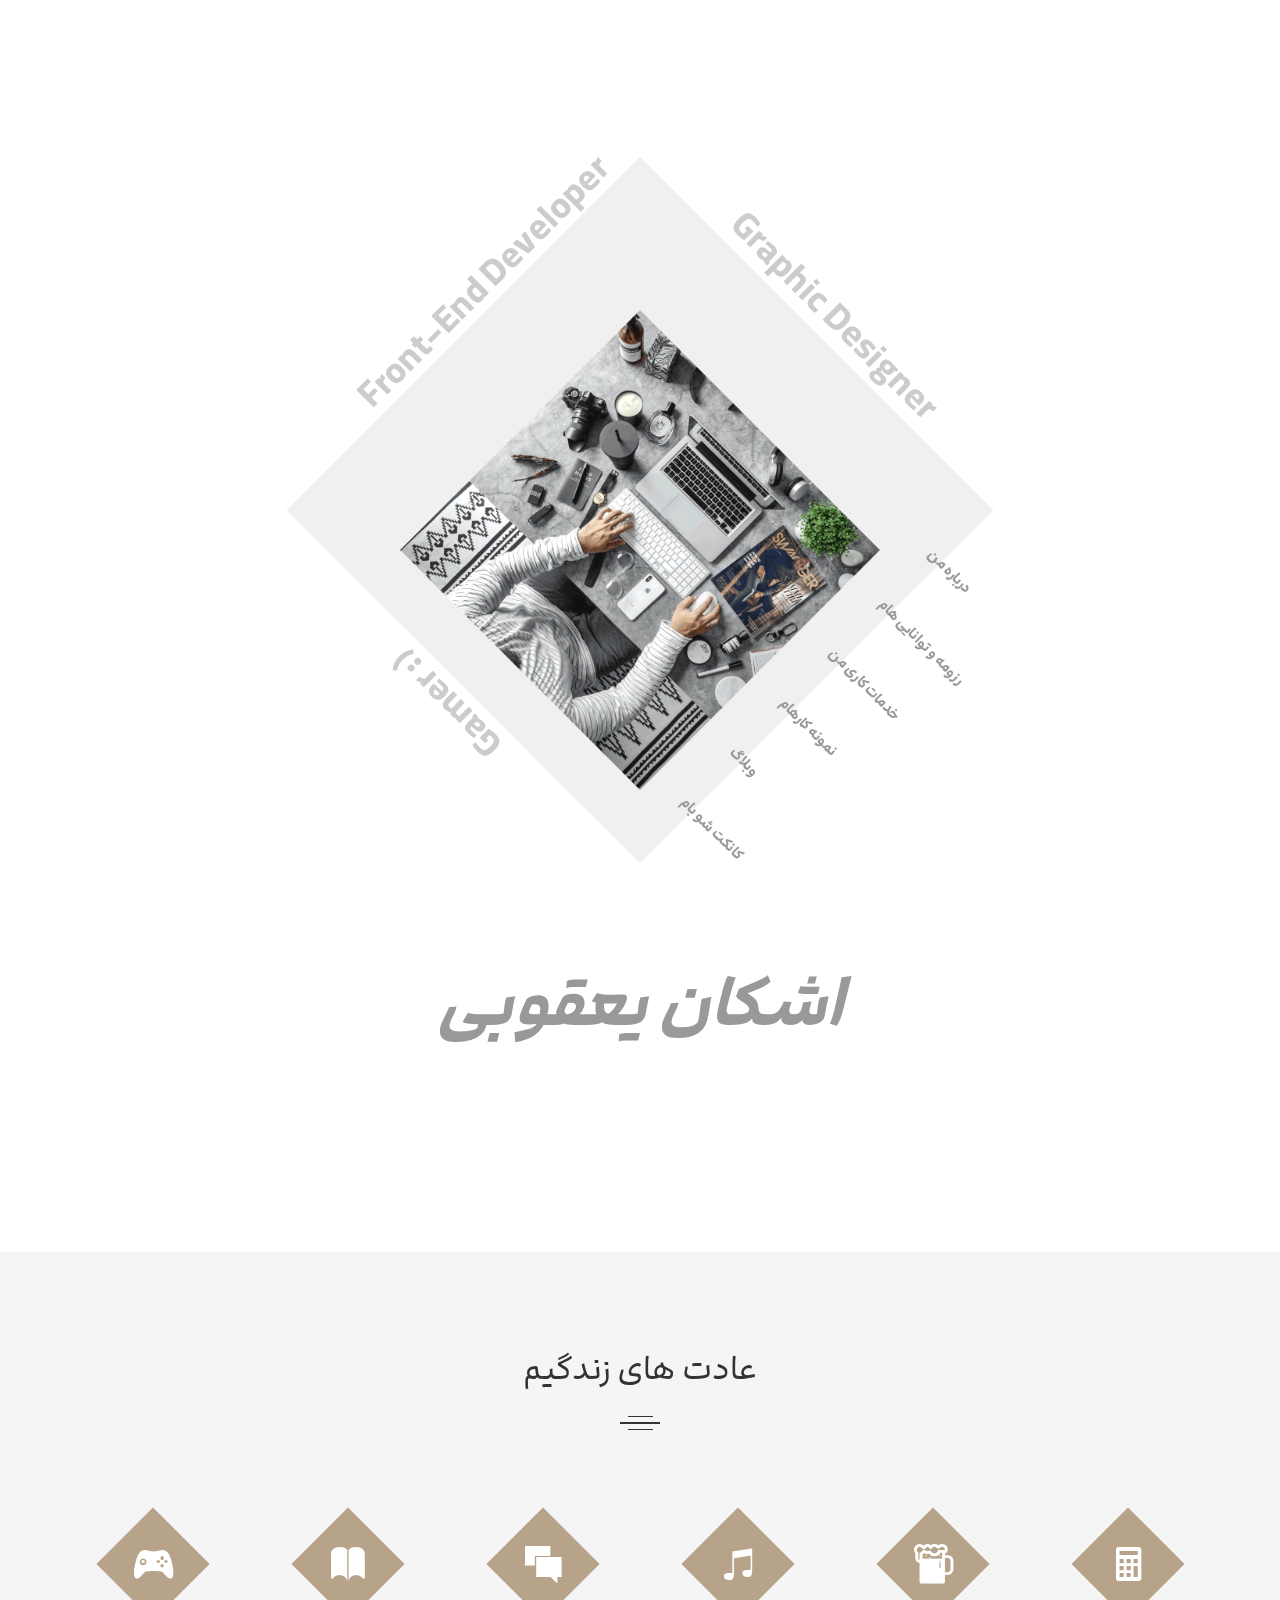
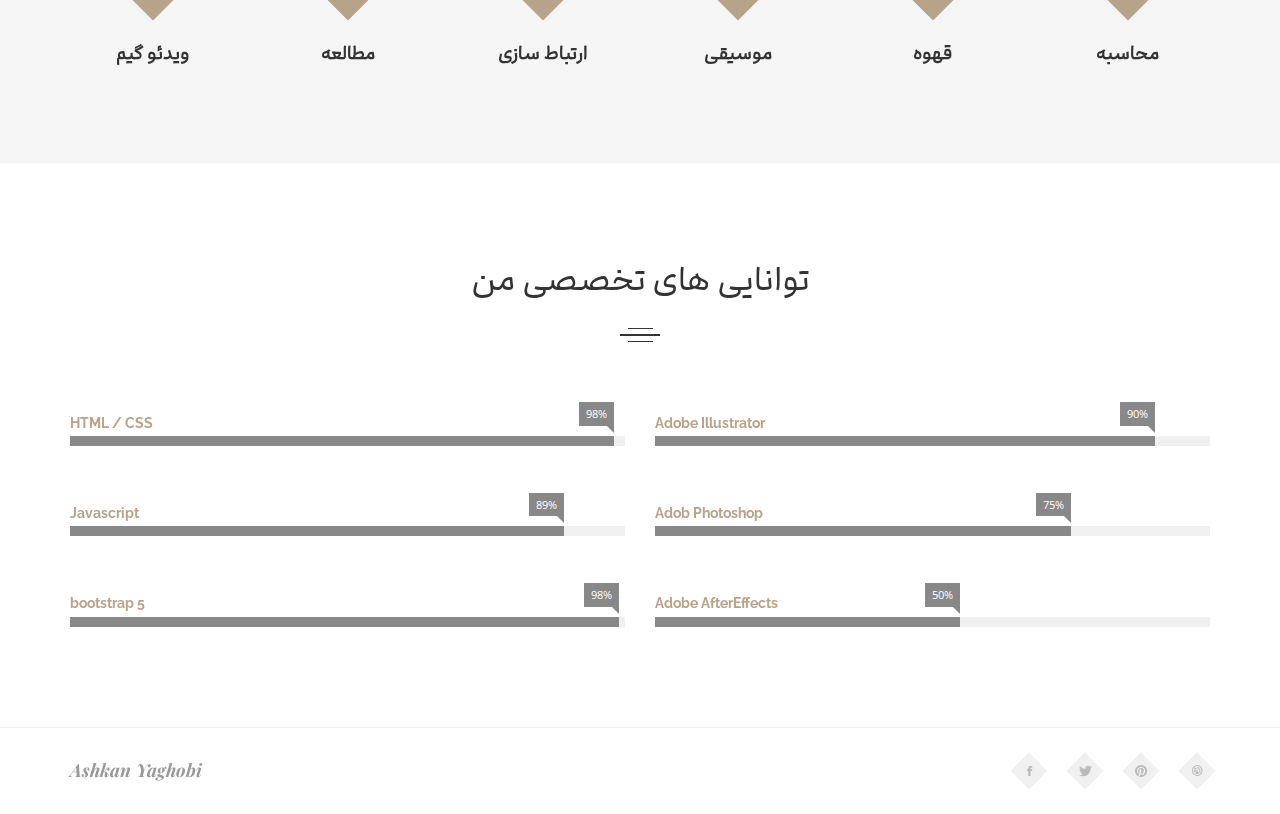
<file: index.html>
<!DOCTYPE html>
<html class='no-js'>

<head>
	<meta charset="utf-8">
	<meta http-equiv="X-UA-Compatible" content="IE=edge">
	<meta name="viewport" content="width=device-width, initial-scale=1">
	<!-- The above 3 meta tags *must* come first in the head; any other head content must come *after* these tags -->


	<title>اشکان یعقوبی</title>

	<!--[if lt IE 9]>
		  <script src="//html5shim.googlecode.com/svn/trunk/html5.js"></script>
		<![endif]-->

	<link rel='stylesheet' type='text/css' href='bootstrap/css/bootstrap.min.css'>
	<link rel='stylesheet' type='text/css' href='css/ionicons.min.css'>

	<link rel='stylesheet' type='text/css' href='css/owl.carousel.css'>
	<link rel='stylesheet' type='text/css' href='css/owl.theme.css'>
	<link rel='stylesheet' type='text/css' href='css/owl.transitions.css'>
	<link rel='stylesheet' type='text/css' href='css/magnific-popup.css'>
	<link rel='stylesheet' type='text/css' href='css/style.css'>
	<link rel='stylesheet' type='text/css' href='css/color-default.css'>


</head>

<body>

	<!--=============================================================================
			Preloader
		===============================================================================-->
	<div id='preloader'>
		<div class='loader'>
			<img src='img/load.gif' alt='symp'>
		</div>
	</div>



	<!--=============================================================================
			Main Wrapper
		===============================================================================-->
	<div id='wrapper'>

		<!--=============================================================================
				Front Section
			===============================================================================-->
		<section class='front-section'>

			<div class='container'>


				<div class='transition-mask'></div>


				<div class='front-person-img'>

					<!--person's image-->
					<img src='img/bg-funfacts.png' alt='Symp'>
					<!--/person's image-->

				</div>

				<!--person's titles-->
				<div class='front-person-titles'>

					<!--title1-->
					<span class='t1'>
					   Front-End Developer
					</span>
					<!--/title1-->

					<!--title2-->
					<span class='t2'>
						  Graphic Designer
					</span>
					<!--/title2-->

					<!--title3-->
					<span class='t3'>
						Gamer :) 
					</span>
					<!--/title3-->

				</div>
				<!--/person's titles-->

				<nav class='front-person-links'>

					<!--
							navigation links, data-section attribute points towards the section with id to be opened. 
						-->

					<ul>

						<li>
							<a href='#' data-section='about'>درباره من</a>
						</li>

						<li>
							<a href='#' data-section='resume'>رزومه و توانایی هام</a>
						</li>

						<li>
							<a href='#' data-section='services'>خدمات کاری من</a>
						</li>

						<li>
							<a href='#' data-section='portfolio'>نمونه کارهام</a>
						</li>

						<li>
							<a href='#' data-section='blog'>وبلاگ </a>
						</li>

						<li>
							<a href='#' data-section='contact'> کانکت شو بام </a>
						</li>


					</ul>

				</nav>



				<div class='front-heading text-center'>

					<h2>
						اشکان یعقوبی
					</h2>



				</div>


			</div>

		</section>
		<!--=============================================================================
				/Front Section
			===============================================================================-->

		<!--=============================================================================
				About Section
			===============================================================================-->
		<section id='about' class='about-section section'>

			<div class='basic-info section-block'>

				<div class='container'>

					<div class='section-header text-center'>

						<h2>اینجا می تونی منو بشناسی </h2>

						<!--divider-->
						<div class='divider-draft center'></div>
						<!--/divider-->


					</div>

					<div class='row'>

						<div class='col-md-4'>
							<div class='about-person-img'>

								<img src='img/AshiJay.jpg' alt='symp'>

							</div>

						</div>


						<div class='col-md-8 about-info'>




							<p>
								لورم ایپسوم متن ساختگی با تولید سادگی نامفهوم از صنعت چاپ و با استفاده از طراحان گرافیک
								است. چاپگرها و متون بلکه روزنامه و مجله در ستون و سطرآنچنان که لازم است و برای شرایط
								فعلی تکنولوژی مورد نیاز و کاربردهای متنوع با هدف بهبود ابزارهای کاربردی می باشد. کتابهای
								زیادی در شصت و سه درصد گذشته، حال و آینده شناخت فراوان جامعه و متخصصان را می طلبد تا با
								نرم افزارها شناخت بیشتری را برای طراحان رایانه ای علی الخصوص طراحان خلاقی و فرهنگ پیشرو
								در زبان فارسی ایجاد کرد. در این صورت می توان امید داشت که تمام و دشواری موجود در ارائه
								راهکارها و شرایط سخت تایپ به پایان رسد وزمان مورد نیاز شامل حروفچینی دستاوردهای اصلی و
								جوابگوی سوالات پیوسته اهل دنیای موجود طراحی اساسا مورد استفاده قرار گیرد.
								لورم ایپسوم متن ساختگی با تولید سادگی نامفهوم از صنعت چاپ و با استفاده از طراحان گرافیک
								است. چاپگرها و متون بلکه روزنامه و مجله در ستون و سطرآنچنان که لازم است و برای شرایط
								فعلی تکنولوژی مورد نیاز و کاربردهای متنوع با هدف بهبود ابزارهای کاربردی می باشد. کتابهای
								زیادی در شصت و سه درصد گذشته، حال و آینده شناخت فراوان جامعه و متخصصان را می طلبد تا با
								نرم افزارها شناخت بیشتری را برای طراحان رایانه ای علی الخصوص طراحان خلاقی و فرهنگ پیشرو
								در زبان فارسی ایجاد کرد. در این صورت می توان امید داشت که تمام و دشواری موجود در ارائه
								راهکارها و شرایط سخت تایپ به پایان رسد.

							</p>

							<div class='clearfix'></div>


							<ul class='info-list'>

								<li>
									<div class='inner'>
										<h4>اسم کاملم</h4>
										<p>اشکان یعقوبی</p>
									</div>
								</li>
								<li>
									<div class='inner'>
										<h4>متولد </h4>
										<p>سال 1376 </p>
									</div>
								</li>
								<li>
									<div class='inner'>
										<h4>آدرسم</h4>
										<p>اراک ، هپکو</p>
										<p>تهران ، پیروزی</p>
									</div>
								</li>
								<li>
									<div class='inner'>
										<h4>آدرس اینستاگرامم</h4>
										<p>eliot.jaycob@</p>
									</div>
								</li>



							</ul>

							<a href='#' class='symp-btn'>سفارش کار دارید ؟</a>

							<a href='#' class='symp-btn link-btn'><i class='ion-ios-download'></i>دانلود رزومه من</a>

						</div>



					</div>




				</div>


			</div>

			<!-- <div class='about-icons section-block' >
					
					<div class='container' >
						
						<div class='row' >
							
							<div class='col-md-3' >
								<div class='service' >
									
									<div class='icon' >
										<i class='ion-ios-lightbulb' ></i>
									</div>
									
									<div class='content' >
										
										<h4>خلاقیت</h4>
										
										<p>
											نوآوری انگیزه برای شکستن وضع موجود
											و ایجاد توسعه جدید در جایی است
											که افراد کمی جسارت کرده اند.
										</p>
										
									</div>
									
								</div>
							</div>
							
							<div class='col-md-3' >
								<div class='service' >
									
									<div class='icon' >
										<i class='ion-trophy' ></i>
									</div>
									
									<div class='content' >
										
										<h4>پیروزی</h4>
										
										<p>
											ناامید نباش، گاهی لازم است بنشینی و استراحت کنی.
											اما فراموش نکن فقط گاهی.					
											موفقیت در انتظار تو است، بلند شو و به راهت ادامه بده
										</p>
										
									</div>
									
								</div>
							</div>
							
							<div class='col-md-3' >
								<div class='service' >
									
									<div class='icon' >
										<i class='ion-ios-glasses' ></i>
									</div>
									
									<div class='content' >
										
										<h4>هوش</h4>
										
										<p>
											زمان زیادی می برد که بتوانید نابغه شوید.
											باید یک جا بنشینید و هیچ کاری انجام ندهید	
											واقعا هیچ کاری انجام ندهید.
										</p>
										
									</div>
									
								</div>
							</div>
							
							<div class='col-md-3' >
								<div class='service' >
									
									<div class='icon' >
										<i class='ion-ios-bolt' ></i>
									</div>
									
									<div class='content' >
										
										<h4>Powerful</h4>
										
										<p>
											Ut aboramus, numquam corpora qui naex. Dolore aliquando id duo, voluptua laboramus quo ad.
										</p>
										
									</div>
									
								</div>
							</div>
							
							
							
							<div class='col-md-3' >
								<div class='service' >
									
									<div class='icon' >
										<i class='ion-help-buoy' ></i>
									</div>
									
									<div class='content' >
										
										<h4>Helper</h4>
										
										<p>
											Ut aboramus, numquam corpora qui naex. Dolore aliquando id duo, voluptua laboramus quo ad.
										</p>
										
									</div>
									
								</div>
							</div>
							
							<div class='col-md-3' >
								<div class='service' >
									
									<div class='icon' >
										<i class='ion-happy' ></i>
									</div>
									
									<div class='content' >
										
										<h4>Intelligent</h4>
										
										<p>
											Ut aboramus, numquam corpora qui naex. Dolore aliquando id duo, voluptua laboramus quo ad.
										</p>
										
									</div>
									
								</div>
							</div>
							
							<div class='col-md-3' >
								<div class='service' >
									
									<div class='icon' >
										<i class='ion-ios-game-controller-b' ></i>
									</div>
									
									<div class='content' >
										
										<h4>Gamer</h4>
										
										<p>
											Ut aboramus, numquam corpora qui naex. Dolore aliquando id duo, voluptua laboramus quo ad.
										</p>
										
									</div>
									
								</div>
							</div>
							
							<div class='col-md-3' >
								<div class='service' >
									
									<div class='icon' >
										<i class='ion-ios-pulse-strong' ></i>
									</div>
									
									<div class='content' >
										
										<h4>Healthy</h4>
										
										<p>
											Ut aboramus, numquam corpora qui naex. Dolore aliquando id duo, voluptua laboramus quo ad.
										</p>
										
									</div>
									
								</div>
							</div>
							
							
							
							
						</div>
						
						
					</div>
				</div> -->

			<div class='funfacts-block section-block' data-stellar-background-ratio='.2'>

				<div class='container'>

					<div class='row'>

						<div class='col-md-3 col-sm-6 funfact'>
							<div class='content'>
								<h4>4</h4>
								<p>سال فعالیت مداوم با شرکتها </p>
							</div>
						</div>

						<div class='col-md-3 col-sm-6 funfact'>
							<div class='content'>
								<h4>28</h4>
								<p> پروژه وب </p>
							</div>
						</div>

						<div class='col-md-3 col-sm-6 funfact'>
							<div class='content'>
								<h4>+ 200</h4>
								<p>کارفرمای راضی</p>
							</div>
						</div>

						<div class='col-md-3 col-sm-6 funfact'>
							<div class='content'>
								<h4>142</h4>
								<p>پروژه گرافیک</p>
							</div>
						</div>

					</div>

				</div>

			</div>

			<div class='testimonials-block section-block'>
				<div class='container'>

					<div class='section-header text-center'>

						<h2 class='animate text-over-block'>یک جمله از قدیم ترین کارفرماهای من</h2>


						<!--divider-->
						<div class='divider-draft center'></div>
						<!--/divider-->


					</div>

					<div class='row'>

						<div class='col-md-8 col-md-offset-2'>

							<div class='testimonials-slider'>

								<div class='testimonial'>
									<p>
										گروه برادران یعقوبی به خوبی توانستند تجربه 30 ساله ی من و شرکت من را همانند شیوه
										ی سنتی که داریم ، به شیوه ی مدرن و دیجیتال نیز به کارفرمایان ما ارائه و نمایش
										دهند . چیزی که لذت بخش است تعریف و تمجید بیش از انتظار کارفرمایان ما از سیستم
										نرم افزاری و وبسایت ما هست که همواره باعث می شود از کار کردن با گروه یعقوبی لذت
										ببریم.
										به امید همکاری های لذت بخش بیشتر

									</p>

									<div class='author'>
										<h4>مهندس خاک تاریک</h4>
										<p>مدیر عامل درخشان حساب</p>
									</div>
								</div>

								<div class='testimonial'>
									<p>
										بیش از 3 سال هست که زحمت توسعه و راه اندازی وبسایت و سیستم فیش حقوقی شرکت ما به
										دست آقای یعقوبی انجام می شود . از آنجا که پاکان باختر گاهی بیشتر از 1000 نفر
										پرسنل دارد که هر ماه در وبسایت وارد می شوند و اطلاعاتی را دانلود و آپلود می کنند
										، بعد از اولین اعتماد به آقای یعقوبی ، با خیال راحت تا امروز به همکاری با این
										دوستان جوان و ثابت قدم ادامه دادیم .
									</p>

									<div class='author'>
										<h4>مهندس مرادیان</h4>
										<p>مدیر عامل پاکان</p>
									</div>
								</div>

								<div class='testimonial'>
									<p>
										همکاری من و آقای یعقوبی فراتر از یک پروژه بود و مدت یکسال ایشان در شرکت من پروژه
										های آنلاین را انجام می دادند ، با توجه به اینکه همکاران ما دفاتر پخش سراسر ایران
										هستند ، نه تنها هیچ نارضایتی تا امروز وجود نداشت بلکه باعث رضایت بیشتر دوستان در
										همه ی شهر های ایران نیز شدیم . ممنون از زحمات جنابعالی
									</p>

									<div class='author'>
										<h4>مهندس نشاطی</h4>
										<p>مدیر عامل زیبارخ</p>
									</div>
								</div>




							</div>

						</div>

					</div>

				</div>
			</div>

			<div class='footer bg-lightgray section-block'>

				<div class='container'>

					<div class='row'>

						<div class='col-xs-6 text-left'>
							<h4>Ashkan Yaghobi</h4>
						</div>

						<div class='col-xs-6 text-right'>
							<ul class='footer-social'>
								<li>
									<a href='#'>
										<i class='ion-social-facebook'></i>
									</a>
								</li>
								<li>
									<a href='#'>
										<i class='ion-social-twitter'></i>
									</a>
								</li>
								<li>
									<a href='#'>
										<i class='ion-social-pinterest'></i>
									</a>
								</li>
								<li>
									<a href='#'>
										<i class='ion-social-dribbble'></i>
									</a>
								</li>
							</ul>
						</div>

					</div>


				</div>

			</div>


		</section>
		<!--=============================================================================
				/About Section
			===============================================================================-->

		<!--=============================================================================
				Resume Section
			===============================================================================-->
		<section id='resume' class='resume-section section'>

			<div class='container'>
				<div class='row'>
					<div class='col-md-6 col-md-offset-3'>
						<div class='section-header text-center'>

							<h2 class='animate text-over-block'>سوابق و تحصیلات</h2>

							<!--divider-->
							<div class='divider-draft center'></div>
							<!--/divider-->


						</div>
					</div>
				</div>
			</div>

			<div class='timeline-block section-block'>
				<div class='container'>
					<ul class='timeline'>

						<li class='timeline-header'>
							<h4>تحصیلات</h4>
						</li>

						<li>

							<div class='timeline-desc'>

								<h4>1394-1398</h4>

							</div>

							<div class='timeline-content'>

								<h4>کارشناسی حسابداری - گرایش حسابرسی</h4>
								<span>دانشگاه فلق اراک </span>

								<p>
									یکی از دلایل انتخاب رشته حسابداری ، کلیاتی بود که در این رشته آموزش دیدم. علم اقتصاد
									و حسابداری مالی ، شناسایی بازار های مالی و ارزی و تاثیرات رفتار های مختلف ما بر
									اقتصاد توانست راهنمایی باشد بر مسیر کاری من در دنیای طراحی و گرافیک که آموزش این
									کلیات اقتصادی و مالی برای هر انسانی خالی از لطف و پیشرفت نیست.
								</p>

							</div>

						</li>

						<li class='inverse'>

							<div class='timeline-desc'>

								<h4>1391-1395</h4>

							</div>

							<div class='timeline-content'>

								<h4>زبان انگلیسی </h4>
								<span>آموزشگاه علمی دانشگاه سما</span>

								<p>
									صرفا به دلیل یک علاقه شخصی و قلبی به یادگیری بیشتر و آشنایی با سایر زبانها و فرهنگها
									، سوخت ذهنی من برای تشویق به یادگیری زبان انگلیسی پمپ شد.
								</p>

							</div>

						</li>

						<li>

							<div class='timeline-desc'>

								<h4>1400-1401</h4>

							</div>

							<div class='timeline-content'>

								<h4>دوره وب دیزاین 1 - 2 - 3 </h4>
								<span>مجتمع فنی تهران</span>

								<p>
									یکی از بهترین دوره هایی که در عمرم شرکت کردم و به لطف مهندس احشمه از بهترین وب
									دیزاینر های ایران ، هر آنچه در زمینه وب دیزاین می دانستم تکمیل و آماده بهره برداری
									شد . اکثر نکات مورد نیاز طراحی وبسایت که کمتر جایی درباره آن بحث می کنند در کلاسهای
									ما مورد مو شکافی قرار گرفت.
								</p>

							</div>

						</li>


						<li class='timeline-header'>
							<h4>تجربیات کاری</h4>
						</li>


						<li>

							<div class='timeline-desc'>

								<h4>1393-1394</h4>

							</div>

							<div class='timeline-content'>

								<h4>گرافیست</h4>
								<span>دفتر تبلیغات شهر</span>

								<!-- <p>
									لورم ایپسوم متن ساختگی با تولید سادگی نامفهوم از صنعت چاپ و با استفاده از طراحان
									گرافیک است. چاپگرها و متون بلکه روزنامه و مجله در ستون و سطرآنچنان که لازم است .
								</p> -->

							</div>

						</li>

						<li class='inverse'>

							<div class='timeline-desc'>

								<h4>1394-1395</h4>

							</div>

							<div class='timeline-content'>

								<h4> گرافیست </h4>
								<span>مجتمع چاپ هفت رنگ</span>

								<!-- <p>
									لورم ایپسوم متن ساختگی با تولید سادگی نامفهوم از صنعت چاپ و با استفاده از طراحان
									گرافیک است. چاپگرها و متون بلکه روزنامه و مجله در ستون و سطرآنچنان که لازم است
								</p> -->

							</div>

						</li>

						<li>

							<div class='timeline-desc'>

								<h4>1395-1396</h4>

							</div>

							<div class='timeline-content'>

								<h4>مدیر طراحی و ایده پرداز</h4>
								<span>مجله دیجی فارسی</span>

								<!-- <p>
									لورم ایپسوم متن ساختگی با تولید سادگی نامفهوم از صنعت چاپ و با استفاده از طراحان
									گرافیک است. چاپگرها و متون بلکه روزنامه و مجله در ستون و سطرآنچنان که لازم است
								</p> -->

							</div>

						</li>

						<li class='inverse'>

							<div class='timeline-desc'>

								<h4>1396-1397</h4>

							</div>

							<div class='timeline-content'>

								<h4> مدیر پروژه ، طراح وبسایت و گرافیست </h4>
								<span>استارت آپ فروشگاهی شاپ گرام</span>

								<!-- <p>
									لورم ایپسوم متن ساختگی با تولید سادگی نامفهوم از صنعت چاپ و با استفاده از طراحان
									گرافیک است. چاپگرها و متون بلکه روزنامه و مجله در ستون و سطرآنچنان که لازم است.
								</p> -->

							</div>

						</li>

						<li>

							<div class='timeline-desc'>

								<h4>1397-1399</h4>

							</div>

							<div class='timeline-content'>

								<h4>مدیر طراحی و توسعه وبسایت </h4>
								<span>زیبا رخساران آریایی</span>

								<!-- <p>
									لورم ایپسوم متن ساختگی با تولید سادگی نامفهوم از صنعت چاپ و با استفاده از طراحان
									گرافیک است. چاپگرها و متون بلکه روزنامه .و مجله در ستون و سطرآنچنان که لازم است
								</p> -->

							</div>

						</li>

						<li class='inverse'>

							<div class='timeline-desc'>

								<h4>1400-NOW</h4>

							</div>

							<div class='timeline-content'>

								<h4> مدیر طراحی و تبلیغات - طراح وبسایت </h4>
								<span>شرکت درخشان حساب </span>

								<!-- <p>
									لورم ایپسوم متن ساختگی با تولید سادگی نامفهوم از صنعت چاپ و با استفاده از طراحان
									گرافیک است. چاپگرها و متون بلکه روزنامه و مجله در ستون و سطرآنچنان که لازم است.
								</p> -->

							</div>

						</li>

						<!-- <li>

							<div class='timeline-desc'>

								<h4>1400 - NOW</h4>

							</div>

							<div class='timeline-content'>

								<h4> مدیر طراحی و تبلیغات - طراح وبسایت </h4>
								<span>شرکت درخشان حساب </span>

								<p>
									لورم ایپسوم متن ساختگی با تولید سادگی نامفهوم از صنعت چاپ و با استفاده از طراحان
									گرافیک است. چاپگرها و متون بلکه روزنامه .و مجله در ستون و سطرآنچنان که لازم است
								</p> -->

				</div>

				</li>


				</ul>
			</div>
	</div>

	<div class='hobbies-block bg-lightgray section-block'>
		<div class='container'>

			<div class='section-header text-center'>
				<h2 class='animate text-over-block'>عادت های زندگیم</h2>
				<!--divider-->
				<div class='divider-draft center'></div>
				<!--/divider-->
			</div>

			<div class='row'>

				<div class='col-md-2 col-sm-4 col-xs-6'>

					<div class='hobby'>

						<div class='icon'>
							<i class='ion-ios-game-controller-b'></i>
						</div>

						<h4>ویدئو گیم</h4>

					</div>

				</div>

				<div class='col-md-2 col-sm-4 col-xs-6'>

					<div class='hobby'>

						<div class='icon'>
							<i class='ion-ios-book'></i>
						</div>

						<h4>مطالعه</h4>

					</div>

				</div>

				<div class='col-md-2 col-sm-4 col-xs-6'>

					<div class='hobby'>

						<div class='icon'>
							<i class='ion-ios-chatboxes'></i>
						</div>

						<h4>ارتباط سازی</h4>

					</div>

				</div>

				<div class='col-md-2 col-sm-4 col-xs-6'>

					<div class='hobby'>

						<div class='icon'>
							<i class='ion-ios-musical-notes'></i>
						</div>

						<h4>موسیقی</h4>

					</div>

				</div>

				<div class='col-md-2 col-sm-4 col-xs-6'>

					<div class='hobby'>

						<div class='icon'>
							<i class='ion-beer'></i>
						</div>

						<h4>قهوه </h4>

					</div>

				</div>

				<div class='col-md-2 col-sm-4 col-xs-6'>

					<div class='hobby'>

						<div class='icon'>
							<i class='ion-ios-calculator'></i>
						</div>

						<h4>محاسبه</h4>

					</div>

				</div>



			</div>



		</div>
	</div>

	<div class='skills-block section-block'>

		<div class='container'>

			<div class='section-header text-center'>
				<h2 class='animate text-over-block'>توانایی های تخصصی من</h2>

				<!--divider-->
				<div class='divider-draft center'></div>
				<!--/divider-->

			</div>


			<div class='row'>

				<div class='col-md-6'>

					<div class='skill'>

						<h4>HTML / CSS</h4>

						<div class='skill-bar' data-percent='98'>
							<div class='bar'>
								<div class='percent'>98%</div>
							</div>
						</div>

					</div>

					<div class='skill'>

						<h4>Javascript</h4>

						<div class='skill-bar' data-percent='89'>
							<div class='bar'>
								<div class='percent'>89%</div>
							</div>
						</div>

					</div>

					<div class='skill'>

						<h4>bootstrap 5</h4>

						<div class='skill-bar' data-percent='99'>
							<div class='bar'>
								<div class='percent'>98%</div>
							</div>
						</div>

					</div>



				</div>

				<div class='col-md-6'>

					<div class='skill'>

						<h4>Adobe Illustrator</h4>

						<div class='skill-bar' data-percent='90'>
							<div class='bar'>
								<div class='percent'>90%</div>
							</div>
						</div>

					</div>

					<div class='skill'>

						<h4>Adob Photoshop</h4>

						<div class='skill-bar' data-percent='75'>
							<div class='bar'>
								<div class='percent'>75%</div>
							</div>
						</div>

					</div>

					<div class='skill'>

						<h4>Adobe AfterEffects</h4>

						<div class='skill-bar' data-percent='55'>
							<div class='bar'>
								<div class='percent'>50%</div>
							</div>
						</div>

					</div>



				</div>



			</div>

		</div>

	</div>

	<div class='footer bg-lightgray section-block'>

		<div class='container'>

			<div class='row'>

				<div class='col-xs-6 text-left'>
					<h4>Ashkan Yaghobi</h4>
				</div>

				<div class='col-xs-6 text-right'>
					<ul class='footer-social'>
						<li>
							<a href='#'>
								<i class='ion-social-facebook'></i>
							</a>
						</li>
						<li>
							<a href='#'>
								<i class='ion-social-twitter'></i>
							</a>
						</li>
						<li>
							<a href='#'>
								<i class='ion-social-pinterest'></i>
							</a>
						</li>
						<li>
							<a href='#'>
								<i class='ion-social-dribbble'></i>
							</a>
						</li>
					</ul>
				</div>

			</div>


		</div>

	</div>


	</section>
	<!--=============================================================================
				/Resume Section
			===============================================================================-->


	<!--=============================================================================
				Services Section
			===============================================================================-->
	<section id='services' class='services-section section'>

		<div class='container'>
			<div class='row'>
				<div class='col-md-6 col-md-offset-3'>
					<div class='section-header main-title text-center'>

						<h2 class='animate text-over-block'>خدمات کاری و تجاری من</h2>

						<!--divider-->
						<div class='divider-draft center'></div>
						<!--/divider-->

						<p>
							من به لطفت تجربه کاری چندین ساله ای که دارم ، با دوستان بسیار حرفه ای و متخصصی آشنا شدم که
							در زمینه های مختلفی مثل عکاسی ، تصویر برداری ، طراحی صنعتی و ... فعالیت می کنند ، به همین
							خاطر هر ایده ای در ذهن شما شکل گرفته من توانایی اجرایی کردن آن را دارم ، به بهترین نحو و با
							بهترین خروجی
						</p>

					</div>
				</div>
			</div>
		</div>

		<div class='services-block section-block'>

			<div class='container'>

				<div class='row'>

					<div class='col-md-3'>
						<div class='service'>
							<div class='icon'>
								<i class='ion-ios-camera'></i>
							</div>

							<div class='content'>

								<h4>عکاسی</h4>

								<p>
									کارشناس عکاسی با 5 سال سابقه و مدارک بین المللی
								</p>

							</div>
						</div>
					</div>

					<div class='col-md-3'>
						<div class='service'>
							<div class='icon'>
								<i class='ion-code'></i>
							</div>

							<div class='content'>

								<h4>برنامه نویسی</h4>

								<p>
									چندین برنامه نویس فوق تخصص در زمینه بک اند و فرانت اند در زبان ها و کتابخانه های
									مختلف روز دنیا
								</p>

							</div>
						</div>
					</div>

					<div class='col-md-3'>
						<div class='service'>
							<div class='icon'>
								<i class='ion-ios-lightbulb'></i>
							</div>

							<div class='content'>

								<h4>گرافیک</h4>

								<p>
									همکاری با آژانس های حرفه ای و قدیمی فعال در زمینه گرافیک ایران همانند آژانس خلاقیت
									مربع
								</p>

							</div>
						</div>
					</div>

					<div class='col-md-3'>
						<div class='service'>
							<div class='icon'>
								<i class='ion-ios-monitor'></i>
							</div>

							<div class='content'>

								<h4>طراحی وبسایت</h4>

								<p>
									حاصل تجربه 5 ساله ی علی و اشکان یعقوبی در زمینه طراحی فرانت اند مطمئنا به اندازه فوق
									تصوری برای شما قدرتمند هست
								</p>

							</div>
						</div>
					</div>

				</div>

				<div class='row'>

					<div class='col-md-3'>
						<div class='service'>
							<div class='icon'>
								<i class='ion-ios-camera'></i>
							</div>

							<div class='content'>

								<h4>ویدئوگرافی</h4>

								<p>
									همکاری با یکی از با تجریه ترین و حرفه ای ترین تصویربرداران ایران که در رزومه کاری
									خود ، کار با شرکتهای بزرگ تولیدی و بازرگانی ایرانی و خارج از ایران را دارد
								</p>

							</div>
						</div>
					</div>

					<div class='col-md-3'>
						<div class='service'>
							<div class='icon'>
								<i class='ion-code'></i>
							</div>

							<div class='content'>

								<h4>دیجیتال مارکتینگ</h4>

								<p>
									توانایی برنامه ریزی و دیجیتال پلنینگ برای کسب و کار شما در هر زمینه کاری با استفاده
									از متد ها و روش های تایید و تضمین شده
								</p>

							</div>
						</div>
					</div>

					<div class='col-md-3'>
						<div class='service'>
							<div class='icon'>
								<i class='ion-ios-lightbulb'></i>
							</div>

							<div class='content'>

								<h4>سوشال مدیا پلن</h4>

								<p>
									پلن اختصاصی سوشال مدیا که باعث رشد و هرچه بیشتر دیده شدن اکانتهای شما در انواع
									پلتفرم ها مثل اینستاگرام ، یوتوب ، لینکدین و ... می شود
								</p>

							</div>
						</div>
					</div>

					<div class='col-md-3'>
						<div class='service'>
							<div class='icon'>
								<i class='ion-ios-monitor'></i>
							</div>

							<div class='content'>

								<h4> ایده پردازی</h4>

								<p>
									فقط یکبار امتحان کنید ...
								</p>

							</div>
						</div>
					</div>

				</div>

			</div>

		</div>


		<div class='process-block bg-lightgray section-block'>
			<div class='container'>

				<div class='section-header text-center'>
					<h2>مراحل انجام کار </h2>
					<!--divider-->
					<div class='divider-draft center'></div>
					<!--/divider-->
				</div>

				<div class='row'>

					<div class='col-md-3'>

						<div class='process'>

							<div class='number'>
								<span>01</span>
							</div>

							<div class='content'>

								<h4>ایده پردازی و طراحی</h4>

								<p>
									لورم ایپسوم متن ساختگی با تولید سادگی نامفهوم از صنعت چاپ، و با استفاده از
									طراحان گرافیک است.
								</p>

							</div>

						</div>

					</div>

					<div class='col-md-3'>

						<div class='process'>

							<div class='number'>
								<span>02</span>
							</div>

							<div class='content'>

								<h4>توسعه و اجرا</h4>

								<p>
									لورم ایپسوم متن ساختگی با تولید سادگی نامفهوم از صنعت چاپ، و با استفاده از
									طراحان گرافیک است.
								</p>

							</div>

						</div>

					</div>

					<div class='col-md-3'>

						<div class='process'>

							<div class='number'>
								<span>03</span>
							</div>

							<div class='content'>

								<h4>ارائه پروژه</h4>

								<p>
									لورم ایپسوم متن ساختگی با تولید سادگی نامفهوم از صنعت چاپ، و با استفاده از
									طراحان گرافیک است.
								</p>

							</div>

						</div>

					</div>

					<div class='col-md-3'>

						<div class='process last'>

							<div class='number'>
								<span>04</span>
							</div>

							<div class='content'>

								<h4>لذت بردن !</h4>

								<p>
									لورم ایپسوم متن ساختگی با تولید سادگی نامفهوم از صنعت چاپ، و با استفاده از
									طراحان گرافیک است.
								</p>

							</div>

						</div>

					</div>



				</div>

			</div>
		</div>




		<!--divider-->
		<div class='divider-draft center'></div>




		<div class='footer bg-lightgray section-block'>

			<div class='container'>

				<div class='row'>

					<div class='col-xs-6 text-left'>
						<h4>Ashkan Yaghobi</h4>
					</div>

					<div class='col-xs-6 text-right'>
						<ul class='footer-social'>
							<li>
								<a href='#'>
									<i class='ion-social-facebook'></i>
								</a>
							</li>
							<li>
								<a href='#'>
									<i class='ion-social-twitter'></i>
								</a>
							</li>
							<li>
								<a href='#'>
									<i class='ion-social-pinterest'></i>
								</a>
							</li>
							<li>
								<a href='#'>
									<i class='ion-social-dribbble'></i>
								</a>
							</li>
						</ul>
					</div>

				</div>


			</div>

		</div>


	</section>
	<!--=============================================================================
				/Services Section
			===============================================================================-->


	<!--=============================================================================
				Portfolio Section
			===============================================================================-->
	<section id='portfolio' class='portfolio-section section'>

		<div class='portfolio-block section-block'>

			<div class='container'>

				<div class='row'>
					<div class='col-md-6 col-md-offset-3'>

						<div class='section-header text-center'>

							<h2 class='animate text-over-block'>بخشی از نمونه کارهام</h2>

							<!--divider-->
							<div class='divider-draft center'></div>
							<!--/divider-->

							<p>
								لورم ایپسوم متن ساختگی با تولید سادگی نامفهوم از صنعت چاپ، و با استفاده از طراحان
								گرافیک است، چاپگرها و متون بلکه روزنامه و مجله در ستون و سطرآنچنان که لازم است.
							</p>

						</div>

					</div>
				</div>

				<div id='portfolio-filters'>
					<ul>
						<li>
							<a href='#' data-group='all' class='active'>همه</a>
						</li>
						<li>
							<a href='#' data-group='web'>طراحی وب</a>
						</li>
						<li>
							<a href='#' data-group='photography'>گرافیک</a>
						</li>
						<li>
							<a href='#' data-group='tech'>سایر</a>
						</li>

					</ul>
				</div>

				<div id='portfolio-grid' class='portfolio-items'>

					<div class='item pd' data-groups='["all","web"]'>
						<div class='inner'>

							<img alt='symp' src='img/portfolio/8.png'>

							<div class='caption'>

								<div class='caption-inner'>

									<h4 class="alibaba">کانسپت کمپانی خودرو</h4>

									<ul class='links'>

										<li>
											<a href='./dist/pages/work2.html'>
												<i class='ion-ios-plus-empty'></i>
											</a>
										</li>

										<li>
											<a href='img/portfolio/8.png' class='image-link'>
												<i class='ion-ios-search'></i>
											</a>
										</li>

									</ul>

								</div>


							</div>

						</div>
					</div>

					<div class='item pd' data-groups='["all","web"]'>
						<div class='inner'>

							<img alt='symp' src='img/portfolio/2.png'>

							<div class='caption'>

								<div class='caption-inner'>

									<h4 class="alibaba">پروژه نوین متالوکس</h4>

									<ul class='links'>

										<li>
											<a href='./dist/pages/work 3.html'>
												<i class='ion-ios-plus-empty'></i>
											</a>
										</li>

										<li>
											<a href='img/portfolio/2.png' class='image-link'>
												<i class='ion-ios-search'></i>
											</a>
										</li>

									</ul>

								</div>


							</div>

						</div>
					</div>

					<div class='item pd' data-groups='["all","web"]'>
						<div class='inner'>

							<img alt='symp' src='img/portfolio/3.png'>

							<div class='caption'>

								<div class='caption-inner'>

									<h4 class="alibaba">شرکت پاکان باختر</h4>

									<ul class='links'>

										<li>
											<a href='./dist/pages/work 4.html'>
												<i class='ion-ios-plus-empty'></i>
											</a>
										</li>

										<li>
											<a href='img/portfolio/3.png' class='image-link'>
												<i class='ion-ios-search'></i>
											</a>
										</li>

									</ul>

								</div>


							</div>

						</div>
					</div>

					<div class='item pd' data-groups='["all","web"]'>
						<div class='inner'>

							<img alt='symp' src='img/portfolio/1.png'>

							<div class='caption'>

								<div class='caption-inner'>

									<h4 class="alibaba">شرکت درخشان حساب</h4>

									<ul class='links'>

										<li>
											<a href='work.html'>
												<i class='ion-ios-plus-empty'></i>
											</a>
										</li>

										<li>
											<a href='img/portfolio/1.png' class='image-link'>
												<i class='ion-ios-search'></i>
											</a>
										</li>

									</ul>

								</div>


							</div>

						</div>
					</div>

					<div class='item  pd' data-groups='["all","photography"]'>
						<div class='inner'>

							<img alt='symp' src='img/portfolio/11.png'>

							<div class='caption'>

								<div class='caption-inner'>

									<h4 class="alibaba">لوگوی حرفه عکاسی</h4>

									<ul class='links'>

										<li>
											<a href='work.html'>
												<i class='ion-ios-plus-empty'></i>
											</a>
										</li>

										<li>
											<a href='img/portfolio/10.png' class='image-link'>
												<i class='ion-ios-search'></i>
											</a>
										</li>

									</ul>

								</div>


							</div>

						</div>
					</div>

					<div class='item pd' data-groups='["all","photography"]'>
						<div class='inner'>

							<img alt='symp' src='img/portfolio/6.jpg'>

							<div class='caption'>

								<div class='caption-inner'>

									<h4>Project Title</h4>

									<ul class='links'>

										<li>
											<a href='work.html'>
												<i class='ion-ios-plus-empty'></i>
											</a>
										</li>

										<li>
											<a href='img/portfolio/6.jpg' class='image-link'>
												<i class='ion-ios-search'></i>
											</a>
										</li>

									</ul>

								</div>


							</div>

						</div>
					</div>

					<div class='item pd' data-groups='["all","web"]'>
						<div class='inner'>

							<img alt='symp' src='img/portfolio/5.png'>

							<div class='caption'>

								<div class='caption-inner'>

									<h4 class="alibaba">شرکت نیلوفرانه</h4>

									<ul class='links'>

										<li>
											<a href='./dist/pages/work 5.html'>
												<i class='ion-ios-plus-empty'></i>
											</a>
										</li>

										<li>
											<a href='img/portfolio/5.png' class='image-link'>
												<i class='ion-ios-search'></i>
											</a>
										</li>

									</ul>

								</div>


							</div>

						</div>
					</div>

					<div class='item pd' data-groups='["all","tech"]'>
						<div class='inner'>

							<img alt='symp' src='img/portfolio/4.jpg'>

							<div class='caption'>

								<div class='caption-inner'>

									<h4>Project Title</h4>

									<ul class='links'>

										<li>
											<a href='work.html'>
												<i class='ion-ios-plus-empty'></i>
											</a>
										</li>

										<li>
											<a href='img/portfolio/8.jpg' class='image-link'>
												<i class='ion-ios-search'></i>
											</a>
										</li>

									</ul>

								</div>


							</div>

						</div>
					</div>

					<div class='item pd' data-groups='["all","photography"]'>
						<div class='inner'>

							<img alt='symp' src='img/portfolio/9.jpg'>

							<div class='caption'>

								<div class='caption-inner'>

									<h4>Project Title</h4>

									<ul class='links'>

										<li>
											<a href='work.html'>
												<i class='ion-ios-plus-empty'></i>
											</a>
										</li>

										<li>
											<a href='img/portfolio/9.jpg' class='image-link'>
												<i class='ion-ios-search'></i>
											</a>
										</li>

									</ul>

								</div>


							</div>

						</div>
					</div>

					<div class='item pd' data-groups='["all","web"]'>
						<div class='inner'>

							<img alt='symp' src='img/portfolio/6.png'>

							<div class='caption'>

								<div class='caption-inner'>

									<h4 class="alibaba">آموزشگاه خیاطی ستی مد</h4>

									<ul class='links'>

										<li>
											<a href='./dist/pages/work 6.html'>
												<i class='ion-ios-plus-empty'></i>
											</a>
										</li>

										<li>
											<a href='img/portfolio/6.png' class='image-link'>
												<i class='ion-ios-search'></i>
											</a>
										</li>

									</ul>

								</div>


							</div>

						</div>
					</div>

					<div class='item pd' data-groups='["all","web"]'>
						<div class='inner'>

							<img alt='symp' src='img/portfolio/7.png'>

							<div class='caption'>

								<div class='caption-inner'>

									<h4 class="alibaba">فروشگاه کتاب تینا</h4>

									<ul class='links'>

										<li>
											<a href='./dist/pages/work7.html'>
												<i class='ion-ios-plus-empty'></i>
											</a>
										</li>

										<li>
											<a href='img/portfolio/7.png' class='image-link'>
												<i class='ion-ios-search'></i>
											</a>
										</li>

									</ul>

								</div>


							</div>

						</div>
					</div>

					<div class='item pd' data-groups='["all","web"]'>
						<div class='inner'>

							<img alt='symp' src='img/portfolio/4.png'>

							<div class='caption'>

								<div class='caption-inner'>

									<h4 class="alibaba">پنل مدیریت شخصی سازی شده</h4>

									<ul class='links'>

										<li>
											<a href='work.html'>
												<i class='ion-ios-plus-empty'></i>
											</a>
										</li>

										<li>
											<a href='img/portfolio/4.png' class='image-link'>
												<i class='ion-ios-search'></i>
											</a>
										</li>

									</ul>

								</div>


							</div>

						</div>
					</div>

					<div class='item pd' data-groups='["all","web"]'>
						<div class='inner'>

							<img alt='symp' src='img/portfolio/12.png'>

							<div class='caption'>

								<div class='caption-inner'>

									<h4 class="alibaba">قالب پورتفولیو</h4>

									<ul class='links'>

										<li>
											<a href='work.html'>
												<i class='ion-ios-plus-empty'></i>
											</a>
										</li>

										<li>
											<a href='img/portfolio/12.png' class='image-link'>
												<i class='ion-ios-search'></i>
											</a>
										</li>

									</ul>

								</div>


							</div>

						</div>
					</div>

					
					<!-- <div class='item' data-groups='["all","web","tech"]'>
						<div class='inner'>

							<img alt='symp' src='img/portfolio/3.png'>

							<div class='caption'>

								<div class='caption-inner'>

									<h4>Project Title</h4>

									<ul class='links'>

										<li>
											<a href='work.html'>
												<i class='ion-ios-plus-empty'></i>
											</a>
										</li>

										<li>
											<a href='img/portfolio/3.png' class='image-link'>
												<i class='ion-ios-search'></i>
											</a>
										</li>

									</ul>

								</div>


							</div>

						</div>
					</div> -->



				</div>

			</div>

		</div>

		<div class='footer bg-lightgray section-block'>

			<div class='container'>

				<div class='row'>

					<div class='col-xs-6 text-left'>
						<h4>Ashkan Yaghobi </h4>
					</div>

					<div class='col-xs-6 text-right'>
						<ul class='footer-social'>
							<li>
								<a href='#'>
									<i class='ion-social-facebook'></i>
								</a>
							</li>
							<li>
								<a href='#'>
									<i class='ion-social-twitter'></i>
								</a>
							</li>
							<li>
								<a href='#'>
									<i class='ion-social-pinterest'></i>
								</a>
							</li>
							<li>
								<a href='#'>
									<i class='ion-social-dribbble'></i>
								</a>
							</li>
						</ul>
					</div>

				</div>


			</div>

		</div>

	</section>
	<!--=============================================================================
				/Portfolio Section
			===============================================================================-->


	<!--=============================================================================
				Blog Section
			===============================================================================-->
	<!-- <section id='blog' class='blog-section section' >
				
				<div class='container' >
					
					<div class='row' >
						
						<div class='col-md-6 col-md-offset-3' >
							<div class='section-header text-center' >
								
								<h2>My Blog</h2>

								<p>
									This is my blog where my thoughts live. Check it out to know more about me. Lorem ipsum dolor sit amet.
								</p>
								
							</div>
						</div>
						
					</div>
					
				</div>
			
				<div class='posts-block section-block' >
					
					<div class='container' >
						
						<div class='row' >
							
							<div class='col-md-8' >
								
								<div class='post' >
									
									<div class='media' >
										<img alt='symp' src='img/bg2.jpg' >
									</div>
									
									<div class='content' >
										
										<h4>
											<a href='post.html' >
												Simple Post With Image
											</a>
										</h4>
										
										<ul class='post-icons' >
											
											<li>
												<i class='ion-ios-person' ></i>
												<span>Johny Doe</span>
											</li>
											
											<li>
												<i class='ion-ios-clock' ></i>
												<span>14 June 2015</span>
											</li>
											
											<li>
												<i class='ion-ios-chatbubble' ></i>
												<span>5</span>
											</li>
											
											
											
										</ul>
										
										<p>
											Cu illud lorem putent vel. Eum in movet nostrum referrentur. His ne tantas tractatos. Sit eu saperet antiopam scripserit. Ei albucius consequuntur sea, no nominavi fabellas phaedrum his....
										</p>
										
										<a href='post.html' class='read-more' >
											Read More
											<i class='ion-ios-arrow-thin-right' ></i>
										</a>
										
									</div>
									
								</div>
								
								<div class='post' >
									
									<div class='media' >
										<img alt='symp' src='img/bg2.jpg' >
									</div>
									
									<div class='content' >
										
										<h4>
											<a href='post.html' >
												Simple Post With Image
											</a>
										</h4>
										
										<ul class='post-icons' >
											
											<li>
												<i class='ion-ios-person' ></i>
												<span>Johny Doe</span>
											</li>
											
											<li>
												<i class='ion-ios-clock' ></i>
												<span>14 June 2015</span>
											</li>
											
											<li>
												<i class='ion-ios-chatbubble' ></i>
												<span>5</span>
											</li>
											
											
											
										</ul>
										
										<p>
											Cu illud lorem putent vel. Eum in movet nostrum referrentur. His ne tantas tractatos. Sit eu saperet antiopam scripserit. Ei albucius consequuntur sea, no nominavi fabellas phaedrum his....
										</p>
										
										<a href='post.html' class='read-more' >
											Read More
											<i class='ion-ios-arrow-thin-right' ></i>
										</a>
										
									</div>
									
								</div>
								
								<div class='post' >
									
									<div class='media' >
										<img alt='symp' src='img/bg2.jpg' >
									</div>
									
									<div class='content' >
										
										<h4>
											<a href='post.html' >
												Simple Post With Image
											</a>
										</h4>
										
										<ul class='post-icons' >
											
											<li>
												<i class='ion-ios-person' ></i>
												<span>Johny Doe</span>
											</li>
											
											<li>
												<i class='ion-ios-clock' ></i>
												<span>14 June 2015</span>
											</li>
											
											<li>
												<i class='ion-ios-chatbubble' ></i>
												<span>5</span>
											</li>
											
											
											
										</ul>
										
										<p>
											Cu illud lorem putent vel. Eum in movet nostrum referrentur. His ne tantas tractatos. Sit eu saperet antiopam scripserit. Ei albucius consequuntur sea, no nominavi fabellas phaedrum his....
										</p>
										
										<a href='post.html' class='read-more' >
											Read More
											<i class='ion-ios-arrow-thin-right' ></i>
										</a>
										
									</div>
									
								</div>
								
								<div class='post-more' >
									<a href='#' class='more-link' >
										Load More
									</a>
								</div>
								
							</div>
							
							<div class='col-md-4' >
								
								<div class='sidebar' >
									
									<div class='sidebar-widget' >
										
										<div class='search-box' >
											
											<input type='text' placeholder='Search' class='search-input' >
											
											<a class='search-btn' href='#' >
												<i class='ion-ios-search' ></i>
											</a>
											
										</div>
										
									</div>
									
									<div class='sidebar-widget' >
										<div class='categories-widget' >
										
											<div class='widget-header' >
												<h4>
													<i class='ion-ios-folder' ></i> Categories
												</h4>
											</div>
											
											<ul class='sidebar-list' >
												
												<li>
													<a href='#' >Web Design</a>
												</li>
												
												<li>
													<a href='#' >Travel</a>
												</li>
												
												<li>
													<a href='#' >Life Style</a>
												</li>
												
												<li>
													<a href='#' >Photography</a>
												</li>
												
												<li>
													<a href='#' >Technology</a>
												</li>
												
												
												
											</ul>
										
										</div>
									</div>
									
									<div class='sidebar-widget' >
										
										<div class='widget-header' >
											<h4>
												<i class='ion-document' ></i>
												Recent Posts
											</h4>
										</div>
										
										
											<ul class='sidebar-list' >
												
												<li>
													<a href='#' >
														Your Recent Post's Title. Lorem ipsum dolor sit amet is simply a dummy text.
													</a>
												</li>
												
												<li>
													<a href='#' >
														Your Recent Post's Title. Lorem ipsum dolor sit amet is simply a dummy text.
													</a>
												</li>
												
												<li>
													<a href='#' >
														Your Recent Post's Title. Lorem ipsum dolor sit amet is simply a dummy text.
													</a>
												</li>
												
												<li>
													<a href='#' >
														Your Recent Post's Title. Lorem ipsum dolor sit amet is simply a dummy text.
													</a>
												</li>
												
												
												
											</ul>
										
										
									</div>
									
									<div class='sidebar-widget' >
										<div class='widget-header' >
											
											<h4>
												<i class='ion-archive' ></i>
												Archives
											</h4>
											
											<ul class='sidebar-list' >
												
												<li>
													<a href='#' >
														June (14)
													</a>
												</li>
												
												<li>
													<a href='#' >
														July (10)
													</a>
												</li>
												
												<li>
													<a href='#' >
														August(6)
													</a>
												</li>
												
												
												<li>
													<a href='#' >
														September(7)
													</a>
												</li>
												
												
											
											</ul>
											
										</div>
									</div>
									
									<div class='sidebar-widget' >
										<div class='widget-header' >
											<h4>
												<i class='ion-ios-pricetag' ></i>
												Tags
											</h4>
										</div>
										
										<ul class='sidebar-list list-inline' >
											<li>
												<a href='#' >Design</a>
											</li>
											<li>
												<a href='#' >Tech</a>
											</li>
											<li>
												<a href='#' >Web</a>
											</li>
											<li>
												<a href='#' >Modern</a>
											</li>
											<li>
												<a href='#' >Photography</a>
											</li>
											<li>
												<a href='#' >Life</a>
											</li>
											<li>
												<a href='#' >App</a>
											</li>
											<li>
												<a href='#' >Template</a>
											</li>
											
										</ul>
										
									</div>
									
								</div>
								
							</div>
							
						
						</div>
						
					</div>
					
				</div>
				
				
				<div class='footer bg-lightgray section-block' >
					
					<div class='container' >
						
						<div class='row' >
							
							<div class='col-xs-6 text-left' >
								<h4>Johny Doe</h4>
							</div>
							
							<div class='col-xs-6 text-right' >
								<ul class='footer-social' >
									<li>
										<a href='#' >
											<i class='ion-social-facebook' ></i>
										</a>
									</li>
									<li>
										<a href='#' >
											<i class='ion-social-twitter' ></i>
										</a>
									</li>
									<li>
										<a href='#' >
											<i class='ion-social-pinterest' ></i>
										</a>
									</li>
									<li>
										<a href='#' >
											<i class='ion-social-dribbble' ></i>
										</a>
									</li>
								</ul>
							</div>
							
						</div>
						
						
					</div>
					
				</div>
				
				
			</section> -->
	<!--=============================================================================
				/Blog Section
			===============================================================================-->


	<!--=============================================================================
				Contact Section
			===============================================================================-->
	<section id='contact' class='contact-section section'>

		<div class='contact-block section-block'>
			<div class='container'>
				<div class='row'>
					<div class='col-md-6 col-md-offset-3'>

						<div class='section-header text-center'>
							<h2 class='animate text-over-block'> کانکت شو بام رفیق </h2>
							<!--divider-->
							<div class='divider-draft center'></div>
							<!--/divider-->
							<p>
								ممنونم که تا اینجای سایت همراهم اومدی ، اگر میخوای باهام ارتباط بگیری و بتونیم بیشتر
								درباره ی ایده ها و بیزنس صحبت کنیم ، از طریق فرم زیر با من کانکت شو .
								حتما ، توی سریعترین زمان باهاتون تماس برقرار می کنم .
							</p>
						</div>

					</div>
				</div>

				<div class='row'>
					<div class='col-md-8 col-md-offset-2'>

						<form id='contact-form' class='contact-form' action='mail.php' method='post'
							data-toggle='validator'>

							<div id='contact-form-result'></div>

							<div class='row'>

								<div class='col-md-6'>

									<div class='form-group'>
										<input type='text' class='form-control' placeholder='  اسمتون لطفا  ' required>

										<div class='help-block with-errors'></div>
									</div>

								</div>

								<div class='col-md-6'>
									<div class='form-group'>
										<input type='email' class='form-control' placeholder='ایمیلتون لطفا' required>

										<div class='help-block with-errors'></div>

									</div>
								</div>

							</div>

							<div class='row'>

								<div class='col-md-6'>
									<div class='form-group'>
										<input type='text' class='form-control' placeholder='شماره تماستون' required>
										<div class='help-block with-errors'></div>

									</div>
								</div>

								<div class='col-md-6'>
									<div class='form-group'>
										<input type='text' class='form-control' placeholder='آدرس وبسایتتون' required>
										<div class='help-block with-errors'></div>

									</div>
								</div>

							</div>

							<div class='form-group'>
								<textarea rows='5' class='form-control' placeholder='متن پیامتونو بنویسید'
									required></textarea>
								<div class='help-block with-errors'></div>
							</div>

							<div class='form-group text-center'>
								<button type='submit' class='symp-btn'>ارسال </button>
							</div>


						</form>
					</div>
				</div>


			</div>
		</div>


		<div class='footer bg-lightgray section-block'>

			<div class='container'>

				<div class='row'>

					<div class='col-xs-6 text-left'>
						<h4>Ashkan Yaghobi</h4>
					</div>

					<div class='col-xs-6 text-right'>
						<ul class='footer-social'>
							<li>
								<a href='#'>
									<i class='ion-social-facebook'></i>
								</a>
							</li>
							<li>
								<a href='#'>
									<i class='ion-social-twitter'></i>
								</a>
							</li>
							<li>
								<a href='#'>
									<i class='ion-social-pinterest'></i>
								</a>
							</li>
							<li>
								<a href='#'>
									<i class='ion-social-dribbble'></i>
								</a>
							</li>
						</ul>
					</div>

				</div>


			</div>

		</div>


	</section>
	<!--=============================================================================
				/Contact Section
			===============================================================================-->


	<!--close button-->
	<div class='close-btn'>
		<span></span>
		<span></span>
	</div>
	<!--/close button-->


	</div>
	<!--=============================================================================
			/Main Wrapper
		===============================================================================-->


	<!--=============================================================================
			JavaScript Files
		===============================================================================-->
	<script src='js/jquery.min.js'></script>
	<script src='js/jquery.stellar.min.js'></script>
	<script src='js/modernizr.js'></script>
	<script src='js/owl.carousel.min.js'></script>
	<script src='js/jquery.shuffle.min.js'></script>
	<script src='js/jquery.magnific-popup.min.js'></script>
	<script src='js/validator.min.js'></script>
	<script src='js/smoothscroll.js'></script>
	<script src='js/script.js'></script>



</body>

</html>
</file>
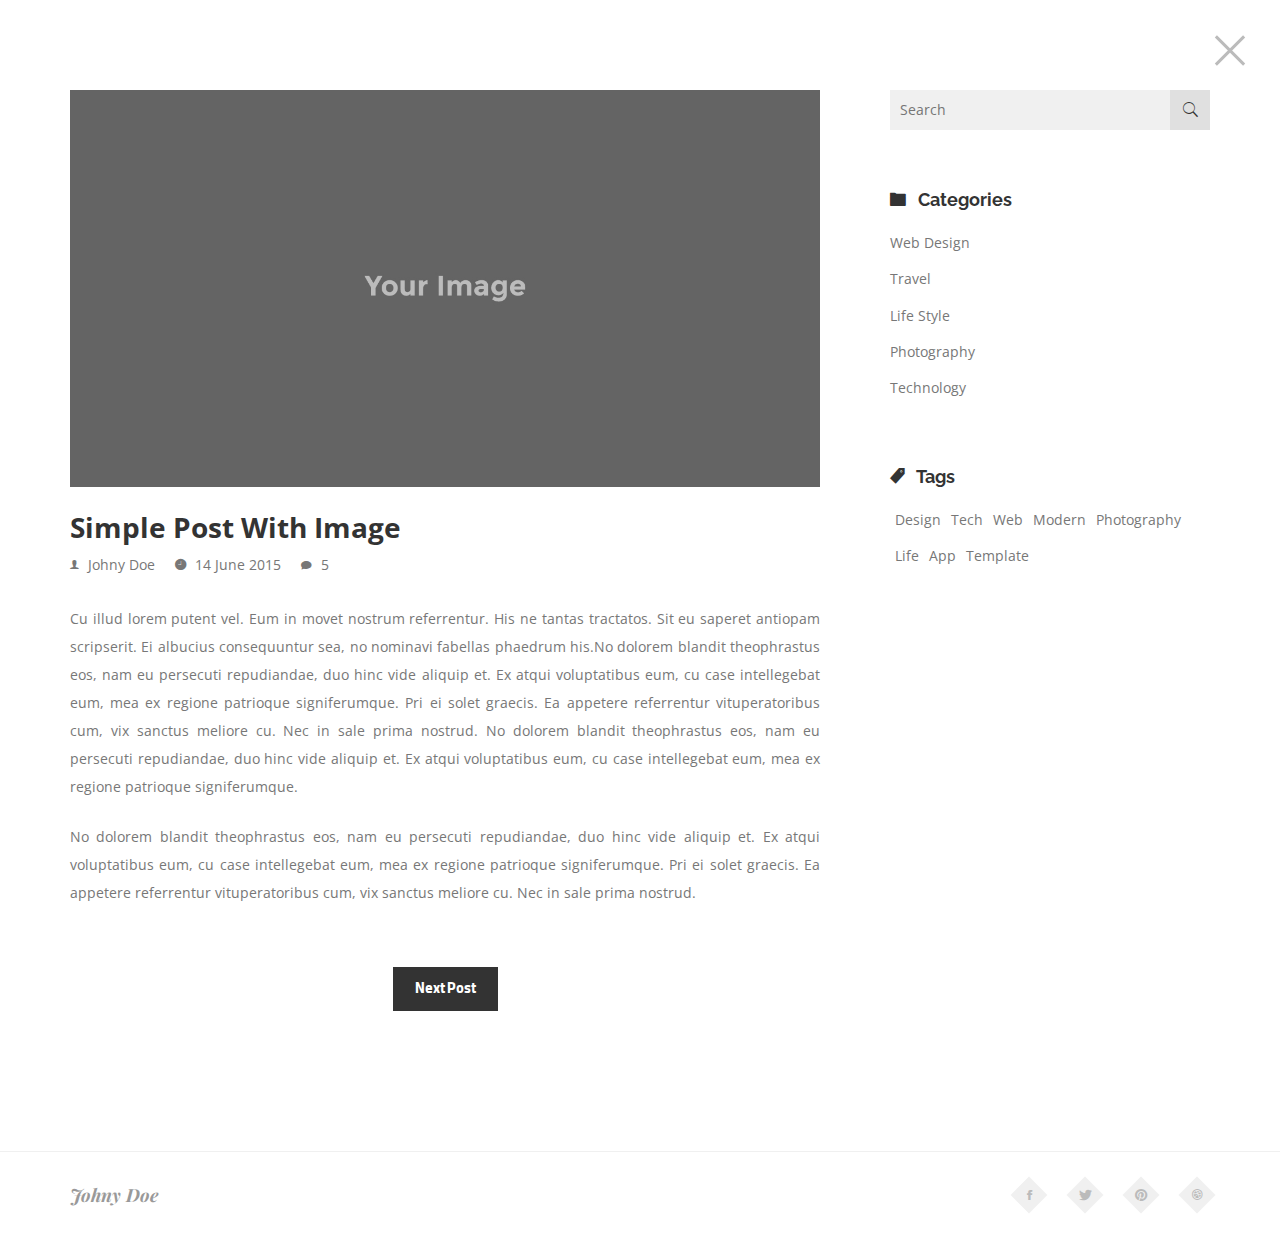
<file: post.html>
<!DOCTYPE html>
<html class='no-js' >
	
	<head>
		
		
		<meta charset="utf-8">
		<meta http-equiv="X-UA-Compatible" content="IE=edge">
		<meta name="viewport" content="width=device-width, initial-scale=1">
		<!-- The above 3 meta tags *must* come first in the head; any other head content must come *after* these tags -->
	
		
		<title>Symp - Personal Resume/CV HTML Template</title>
		
		<!--[if lt IE 9]>
		  <script src="//html5shim.googlecode.com/svn/trunk/html5.js"></script>
		<![endif]-->

		
		<link rel='stylesheet' type='text/css' href='bootstrap/css/bootstrap.min.css' >
		<link rel='stylesheet' type='text/css' href='css/ionicons.min.css' >
		<link rel='stylesheet' type='text/css' href='css/owl.carousel.css' >
		<link rel='stylesheet' type='text/css' href='css/owl.theme.css' >
		<link rel='stylesheet' type='text/css' href='css/owl.transitions.css' >
		<link rel='stylesheet' type='text/css' href='css/magnific-popup.css' >
		<link rel='stylesheet' type='text/css' href='css/style.css' >
		<link rel='stylesheet' type='text/css' href='css/color-default.css' >
		
		
	</head>
	
	<body >
		
		
		<!--close button-->
		<a href='index.html' class='close-btn' >
			<span></span>
			<span></span>
		</a>
		<!--/close button-->
		
		
		<div id='preloader' >
		
			<div class='loader' >
				<img src='img/load.gif' alt='symp' >
			</div>
			
		</div>
		
		
		<div id='wrapper' >
			
			<section id='post' class='blog-page blog-section' >
				
				<div class='posts-block section-block' >
					
					<div class='container' >
						
						<div class='row' >
							
							<div class='col-md-8' >
								
								<div class='post' >
									
									<div class='media' >
										<img src='img/bg3.jpg' alt='symp' >
									</div>
									
									<div class='content' >
										
										<h4>
											<a href='#' >
												Simple Post With Image
											</a>
										</h4>
										
										<ul class='post-icons' >
											
											<li>
												<i class='ion-ios-person' ></i>
												<span>Johny Doe</span>
											</li>
											
											<li>
												<i class='ion-ios-clock' ></i>
												<span>14 June 2015</span>
											</li>
											
											<li>
												<i class='ion-ios-chatbubble' ></i>
												<span>5</span>
											</li>
											
											
											
										</ul>
										
										<p>
											Cu illud lorem putent vel. Eum in movet nostrum referrentur. His ne tantas tractatos. Sit eu saperet antiopam scripserit. Ei albucius consequuntur sea, no nominavi fabellas phaedrum his.No dolorem blandit theophrastus eos, nam eu persecuti repudiandae, duo hinc vide aliquip et. Ex atqui voluptatibus eum, cu case intellegebat eum, mea ex regione patrioque signiferumque. Pri ei solet graecis. Ea appetere referrentur vituperatoribus cum, vix sanctus meliore cu. Nec in sale prima nostrud.
											No dolorem blandit theophrastus eos, nam eu persecuti repudiandae, duo hinc vide aliquip et. Ex atqui voluptatibus eum, cu case intellegebat eum, mea ex regione patrioque signiferumque.
										</p>
										<p>
											No dolorem blandit theophrastus eos, nam eu persecuti repudiandae, duo hinc vide aliquip et. Ex atqui voluptatibus eum, cu case intellegebat eum, mea ex regione patrioque signiferumque. Pri ei solet graecis. Ea appetere referrentur vituperatoribus cum, vix sanctus meliore cu. Nec in sale prima nostrud.
										</p>
										
									</div>
									
								</div>
								
								<div class='post-more' >
									<a href='#' class='more-link' >
										Next Post
									</a>
								</div>
								
							</div>
							
							<div class='col-md-4' >
								
								<div class='sidebar' >
									
									<div class='sidebar-widget' >
										
										<div class='search-box' >
											
											<input type='text' placeholder='Search' class='search-input' >
											
											<a class='search-btn' href='#' >
												<i class='ion-ios-search' ></i>
											</a>
											
										</div>
										
									</div>
									
									<div class='sidebar-widget' >
										<div class='categories-widget' >
										
											<div class='widget-header' >
												<h4>
													<i class='ion-ios-folder' ></i> Categories
												</h4>
											</div>
											
											<ul class='sidebar-list' >
												
												<li>
													<a href='#' >Web Design</a>
												</li>
												
												<li>
													<a href='#' >Travel</a>
												</li>
												
												<li>
													<a href='#' >Life Style</a>
												</li>
												
												<li>
													<a href='#' >Photography</a>
												</li>
												
												<li>
													<a href='#' >Technology</a>
												</li>
												
												
												
											</ul>
										
										</div>
									</div>
									
									<div class='sidebar-widget' >
										<div class='widget-header' >
											<h4>
												<i class='ion-ios-pricetag' ></i>
												Tags
											</h4>
										</div>
										
										<ul class='sidebar-list list-inline' >
											<li>
												<a href='#' >Design</a>
											</li>
											<li>
												<a href='#' >Tech</a>
											</li>
											<li>
												<a href='#' >Web</a>
											</li>
											<li>
												<a href='#' >Modern</a>
											</li>
											<li>
												<a href='#' >Photography</a>
											</li>
											<li>
												<a href='#' >Life</a>
											</li>
											<li>
												<a href='#' >App</a>
											</li>
											<li>
												<a href='#' >Template</a>
											</li>
											
										</ul>
										
									</div>
									
								</div>
								
							</div>
							
						
						</div>
						
					</div>
					
				</div>
				
				
				<div class='footer bg-lightgray section-block' >
					
					<div class='container' >
						
						<div class='row' >
							
							<div class='col-md-6 text-left' >
								<h4>Johny Doe</h4>
							</div>
							
							<div class='col-md-6 text-right' >
								<ul class='footer-social' >
									<li>
										<a href='#' >
											<i class='ion-social-facebook' ></i>
										</a>
									</li>
									<li>
										<a href='#' >
											<i class='ion-social-twitter' ></i>
										</a>
									</li>
									<li>
										<a href='#' >
											<i class='ion-social-pinterest' ></i>
										</a>
									</li>
									<li>
										<a href='#' >
											<i class='ion-social-dribbble' ></i>
										</a>
									</li>
								</ul>
							</div>
							
						</div>
						
						
					</div>
					
				</div>
				
				
			</section>
			
		</div>
		
		<script src='js/jquery.min.js' ></script>
		<script src='js/jquery.stellar.min.js' ></script>
		<script src='js/modernizr.js' ></script>
		<script src='js/owl.carousel.min.js' ></script>
		<script src='js/jquery.shuffle.min.js' ></script>
		<script src='js/jquery.magnific-popup.min.js' ></script>
		<script src='js/validator.min.js' ></script>
		<script src='js/smoothscroll.js' ></script>
		<script src='js/script.js' ></script>
		
	</body>
	
</html>
</file>
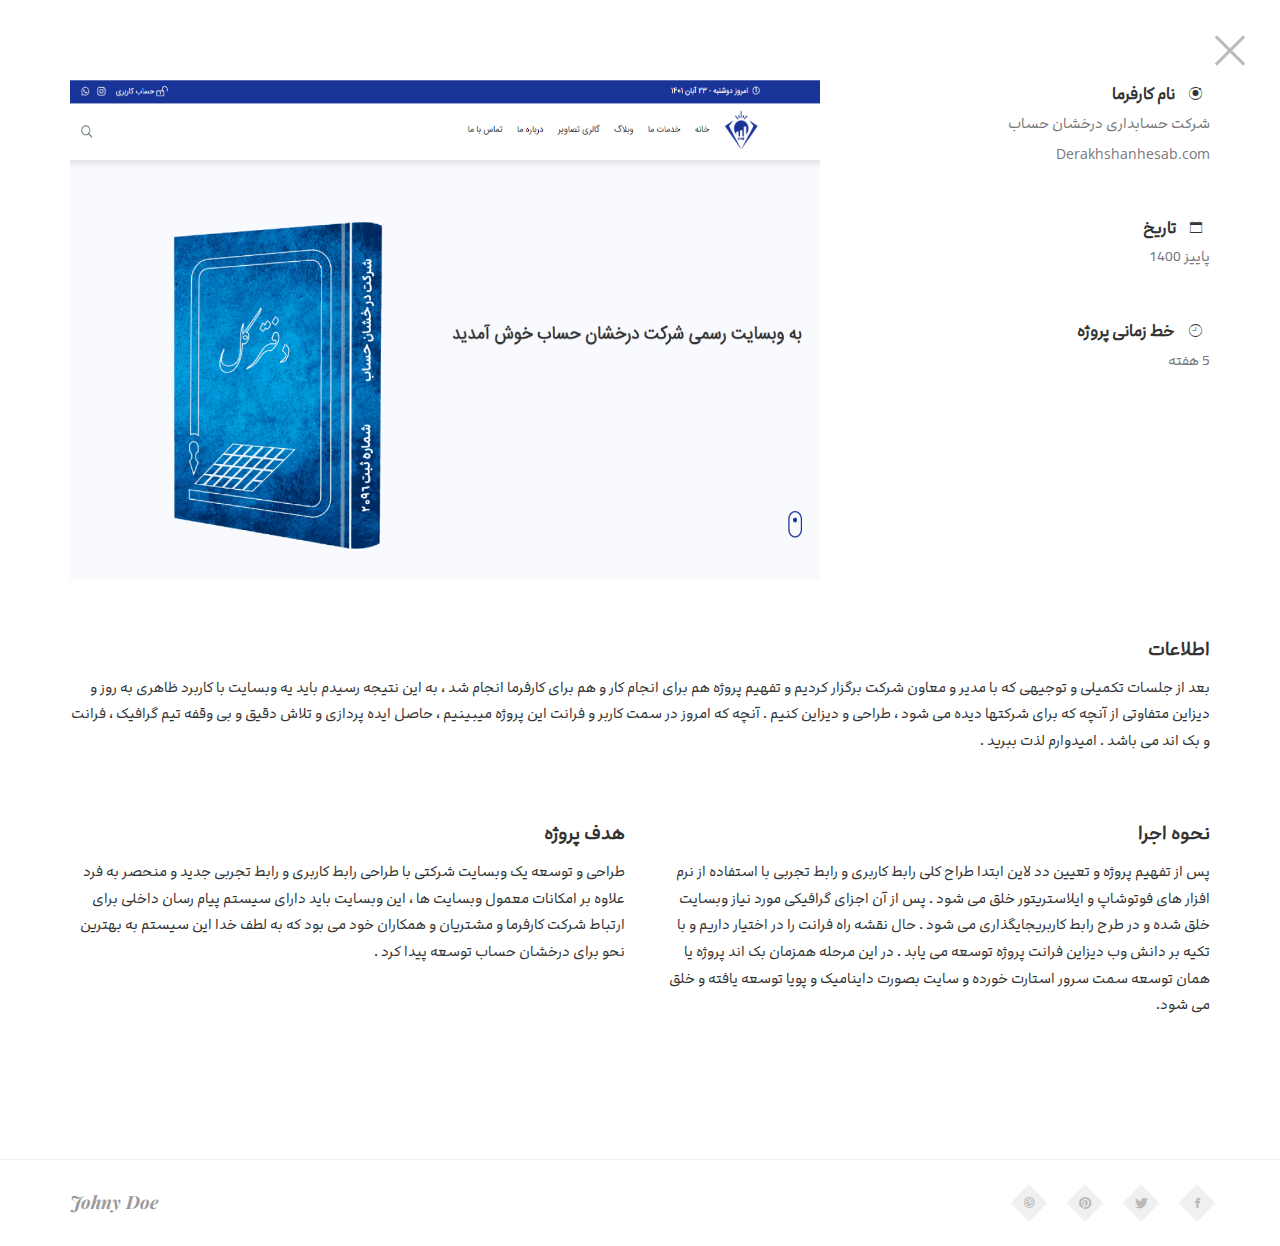
<file: work.html>
<!DOCTYPE html>
<html class='no-js'>

<head>


	<meta charset="utf-8">
	<meta http-equiv="X-UA-Compatible" content="IE=edge">
	<meta name="viewport" content="width=device-width, initial-scale=1">
	<!-- The above 3 meta tags *must* come first in the head; any other head content must come *after* these tags -->

	<title>نمونه کارهای من</title>

	<!--[if lt IE 9]>
		  <script src="//html5shim.googlecode.com/svn/trunk/html5.js"></script>
		<![endif]-->


	<link rel='stylesheet' type='text/css' href='bootstrap/css/bootstrap.min.css'>
	<link rel='stylesheet' type='text/css' href='css/ionicons.min.css'>
	<link rel='stylesheet' type='text/css' href='css/owl.carousel.css'>
	<link rel='stylesheet' type='text/css' href='css/owl.theme.css'>
	<link rel='stylesheet' type='text/css' href='css/owl.transitions.css'>
	<link rel='stylesheet' type='text/css' href='css/style.css'>
	<link rel='stylesheet' type='text/css' href='css/color-default.css'>


</head>

<body class="dir ">


	<!--close button-->
	<a href='index.html' class='close-btn'>
		<span></span>
		<span></span>
	</a>
	<!--/close button-->


	<!--preloader-->
	<div id='preloader'>

		<div class='loader'>
			<img src='img/load.gif' alt='symp'>
		</div>

	</div>
	<!--/preloader-->


	<div id='wrapper'>

		<section class='single-work'>

			<div class='container'>


				<div class='row'>

					<div class='col-md-8'>

						<img src='img/portfolio/1.png' alt='symp'>

					</div>


					<div class='col-md-4 '>

						<ul class='work-info '>

							<li>

								<h4 class="alibaba "><i class='ion-ionic px'></i>نام کارفرما</h4>

								<p class="alibaba">شرکت حسابداری  درخشان حساب</p>
								<p>Derakhshanhesab.com</p>

							</li>

							<li>

								<h4 class="alibaba "><i class='ion-ios-calendar-outline px'></i>تاریخ</h4>

								<p class="alibaba">پاییز 1400</p>

							</li>



							<li>

								<h4 class="alibaba "><i class='ion-ios-clock-outline px'></i>خط زمانی پروژه</h4>

								<p class="alibaba">5 هفته</p>

							</li>






						</ul>

					</div>



				</div>


				<div class='work-content'>

					<div class='block '>

						<h4 class="alibaba">اطلاعات</h4>

						<p class="alibaba">
بعد از جلسات تکمیلی و توجیهی که با مدیر و معاون شرکت برگزار کردیم و تفهیم پروژه هم برای انجام کار و هم برای کارفرما انجام شد ، به این نتیجه رسیدم باید یه وبسایت با کاربرد ظاهری به روز و دیزاین متفاوتی از آنچه که برای شرکتها دیده می شود ، طراحی و دیزاین کنیم  . آنچه که امروز در سمت کاربر و فرانت این پروژه میبینیم ، حاصل ایده پردازی و تلاش  دقیق و بی وقفه تیم گرافیک ، فرانت و بک اند می باشد . امیدوارم لذت ببرید .
						</p>

					</div>

					<div class='block row'>


						<div class='col-md-6'>

							<h4 class="alibaba">هدف پروژه</h4>

							<p class="alibaba">
طراحی و توسعه یک وبسایت شرکتی با طراحی رابط کاربری و رابط تجربی جدید و منحصر به فرد 
علاوه بر امکانات معمول وبسایت ها ، این وبسایت باید دارای سیستم پیام رسان داخلی برای ارتباط شرکت کارفرما و مشتریان و همکاران خود می بود که به لطف خدا این سیستم به بهترین نحو برای درخشان حساب توسعه پیدا کرد . 
							</p>

						</div>


						<div class='col-md-6'>

							<h4 class="alibaba">نحوه اجرا</h4>

							<p class="alibaba">
پس از تفهیم پروژه و تعیین دد لاین 
ابتدا طراح کلی رابط کاربری و رابط تجربی با استفاده از نرم افزار های فوتوشاپ و ایلاستریتور خلق می شود .
پس از آن اجزای گرافیکی مورد نیاز وبسایت خلق شده و در طرح رابط کاربریجایگذاری می شود . 
حال نقشه راه فرانت را در اختیار داریم و با تکیه بر دانش وب دیزاین فرانت پروژه توسعه می یابد . 
در این مرحله همزمان بک اند پروژه یا همان توسعه سمت سرور استارت خورده و سایت بصورت داینامیک و پویا توسعه یافته و خلق می شود.
							</p>

						</div>




					</div>

				</div>


			</div>

		</section>


		<div class='footer bg-lightgray section-block'>

			<div class='container'>

				<div class='row'>

					<div class='col-md-6 text-left'>
						<h4>Johny Doe</h4>
					</div>

					<div class='col-md-6 text-right'>
						<ul class='footer-social'>
							<li>
								<a href='#'>
									<i class='ion-social-facebook'></i>
								</a>
							</li>
							<li>
								<a href='#'>
									<i class='ion-social-twitter'></i>
								</a>
							</li>
							<li>
								<a href='#'>
									<i class='ion-social-pinterest'></i>
								</a>
							</li>
							<li>
								<a href='#'>
									<i class='ion-social-dribbble'></i>
								</a>
							</li>
						</ul>
					</div>

				</div>


			</div>

		</div>



	</div>

	<script src='js/jquery.min.js'></script>
	<script src='js/jquery.stellar.min.js'></script>
	<script src='js/modernizr.js'></script>
	<script src='js/owl.carousel.min.js'></script>
	<script src='js/jquery.shuffle.min.js'></script>
	<script src='js/jquery.magnific-popup.min.js'></script>
	<script src='js/validator.min.js'></script>
	<script src='js/smoothscroll.js'></script>
	<script src='js/script.js'></script>

</body>

</html>
</file>
<file: css/style.css>
/*=======================================================================
	
	Item Name 		|		Symp - Responsive One Page VCard/Resume Template
	
	Author Name		|		Noman Ali Samejo
	
-------------------------------------------------------------------------
	CSS Structure
-------------------------------------------------------------------------
	
	01- General CSS
	02- Preloader
	03- Front Section
	04- About Section
	05- Resume Section
	06- Services Section
	07- Blog Section
	08- Portfolio Section
	09- Contact Section
	10- Work Page
	11- Single Post Page
	12- Responsive CSS
	
	*Colors are in separate files.
	
=======================================================================*/






/*Importing Google Fonts */
@import url(https://fonts.googleapis.com/css?family=Raleway:400,700,600,300|Playfair+Display:700italic,400italic|Crimson+Text:400italic,600italic|Open+Sans:400,700);

@font-face {
	font-family: alibaba;
	src: url(../fonts/alibaba-regular.woff2-5d2979c4.woff2);
}
@font-face {
	font-family: alibababold;
	src: url(../fonts/alibaba-bold.woff2-bbb24413.woff2);
}

/*=======================================================================
	General CSS
=======================================================================*/
*{
	margin:0;
	padding:0;
	outline:none;
	font-family: Open Sans, sans-serif;
}
h1, h2, h3, h4, h5, h6,
.h1, .h2, .h3, .h4, .h5, .h6{
	font-weight:bold;
	font-family: Raleway, sans-serif;
}
::-webkit-scrollbar{
	height:10px;
	width:10px;
	background:#FFF;
}
::-webkit-scrollbar-thumb{
	background:#BBB;
	border:solid 2px #FFF;
}
::-webkit-scrollbar-thumb:hover{
	background:#888;
}
::-moz-scrollbar{
	height:10px;
	width:10px;
	background:#FFF;
}
::-moz-scrollbar-thumb{
	background:#BBB;
	border:solid 2px #FFF;
}
::-moz-scrollbar-thumb:hover{
	background:#888;
}
img{
	max-width:100%;
}
.parallax{
	background-size:cover;
}
body.section-show{
	overflow:hidden;
}
body a.close-btn,
body.section-show .close-btn{
	opacity:1;
	z-index:100;
	-webkit-transition:opacity .4s 1.2s ease, background .3s ease;
	-moz-transition:opacity .4s 1.2s ease, background .3s ease;
	transition:opacity .4s 1.2s ease, background .3s ease;
	overflow:hidden;
}
.close-btn{
	position:fixed;
	height:64px;
	width:64px;
	cursor:pointer;
	display:block;
	top:18px;
	right:18px;
	opacity:0;
	z-index:-99;
}
.close-btn > span{
	height:3px;
	width:40px;
	background:#BBB;
	position:absolute;
	top:50%;
	left:50%;
	margin-left:-20px;
	margin-top:-1.5px;
}
.close-btn > span:before{
	content: ' ';
	position:absolute;
	top:0;
	width:0;
	height:inherit;
	background:#B7A389;
}
.close-btn > span:nth-of-type(1){
	-webkit-transform:rotate(45deg);
	-moz-transform:rotate(45deg);
	-ms-transform:rotate(45deg);
	-o-transform:rotate(45deg);
	transform:rotate(45deg);
}
.close-btn > span:nth-of-type(2){
	-webkit-transform:rotate(-45deg);
	-moz-transform:rotate(-45deg);
	-ms-transform:rotate(-45deg);
	-o-transform:rotate(-45deg);
	transform:rotate(-45deg);
}
.close-btn > span:nth-of-type(1):before{
	left:0;
}
.close-btn > span:nth-of-type(2):before{
	right:0;
}
.close-btn:hover > span{
	background:transparent;
}
.close-btn:hover > span:before{
	-webkit-transition:all .3s ease;
	-moz-transition:all .3s ease;
	transition:all .3s ease;
	width:100%;
}
.close-btn:hover > span:nth-of-type(2):before{
	-webkit-transition-delay:.3s;	
	-moz-transition-delay:.3s;	
	transition-delay:.3s;	
}
.section-header h2{
	font-family: alibaba;
	font-size:32px;
	color:#333;
	margin-top:0;
	margin-bottom:35px;
	font-weight:300;
}
.section-header p{
	direction: rtl;
	font-family: alibaba , Arial, Helvetica, sans-serif;
	text-align: justify;
	margin-top:30px;
	line-height:1.7em;
	color:#8A8A8A;
	font-size:16px;
}
#wrapper{
	overflow-x:hidden;
}
.front-section{
	background:#FFF;
}
.section{
	position:fixed;
	left:0;
	right:0;
	top:0;
	bottom:0;
	border:solid 4px #BBB;
	padding-top:100px;
	z-index:-9;
	background:#FFF;
	overflow-y:auto;
	opacity:0;
	visibility:hidden;
	transition: all .3s ease;
}
body.section-show .section.active{
	-webkit-transition:opacity .4s 1.2s ease;
	-moz-transition:opacity .4s 1.2s ease;
	transition:opacity .4s 1.2s ease;
	z-index:99;
	opacity:1;
	visibility:visible;
}
.bg-lightgray{
	background:#F5F5F5;
}
.footer{
	padding:30px 0;
	background:#FFF;
	border-top:solid 1px #F0F0F0;
}
.footer h4{
	font-size:18px;
	margin:0;
	margin-top:3.5px;
	font-style:italic;
	font-family:'Playfair Display', serif;
	color:#999;
}
.footer-social{
	margin:0;
	padding:0;
	list-style:none;
	font-size:0;
}
.footer-social > li{
	display:inline-block;
	*display:inline;
	*zoom:1;
	margin-left:30px;
}
.footer-social > li > a{
	text-decoration:none;
	height:26px;
	width:26px;
	line-height:26px;
	vertical-align:middle;
	-webkit-transform:rotate(45deg);
	-moz-transform:rotate(45deg);
	-ms-transform:rotate(45deg);
	-o-transform:rotate(45deg);
	transform:rotate(45deg);
	-webkit-transition:all .3s ease-in-out;
	-moz-transition:all .3s ease-in-out;
	transition:all .3s ease-in-out;
	display:block;
	text-align:center;
	color:#BBB;
	background:#F0F0F0;
	font-size:0;
}
.footer-social > li > a > i{
	-webkit-transform:rotate(-45deg);
	-moz-transform:rotate(-45deg);
	-ms-transform:rotate(-45deg);
	-o-transform:rotate(-45deg);
	transform:rotate(-45deg);
	display:inline-block;
	*display:inline;
	*zoom:1;
	line-height:inherit;
	width:inherit;
	height:inherit;
	vertical-align:middle;
}
.footer-social > li > a > i:before{
	font-size:14px;
	line-height:1em;
	vertical-align:middle;
}
.footer-social > li > a:hover{
	background:#B7A389;
	color:#FFF;
}
.section-block > .container,
.section-block{
	position:relative;
}
.section-block{
	overflow:hidden;
}

.dir {
	direction: rtl;
}
.alibaba {
	font-family: alibaba !important;
}
.px {
	margin: 0 14px;
}
.pd {
	padding: 6px;
}
/*=======================================================================
	Preloader
=======================================================================*/
.js #preloader{
	position:fixed;
	top:0;
	left:0;
	right:0;
	bottom:0;
	background:#FFF;
	z-index:199;
	-webkit-transition:all .5s ease;
	-moz-transition:all .5s ease;
	transition:all .5s ease;
}
.js #preloader .loader{
	position:absolute;
	top:50%;
	left:50%;
	-webkit-transform:translate(-50%, -50%);	
	-moz-transform:translate(-50%, -50%);	
	-ms-transform:translate(-50%, -50%);	
	-o-transform:translate(-50%, -50%);	
	transform:translate(-50%, -50%);	
}
.js body.loaded #preloader{
	-webkit-transform:scale(.6) translateY(-100%);
	-moz-transform:scale(.6) translateY(-100%);
	-ms-transform:scale(.6) translateY(-100%);
	-o-transform:scale(.6) translateY(-100%);
	transform:scale(.6) translateY(-100%);
	opacity:0;
	visibility:hidden;
	z-index:-1;
}
.no-js #preloader{
	display:none;
}

.divider-draft{
	position:relative;
	height:2px;
	background:#333;
	width:40px;
	display:block;
	margin:15px 0;
}
.divider-draft:before,
.divider-draft:after{
	content: ' ';
	width:25px;
	height:1px;
	background:#333;
	position:absolute;
	left:0;
}
.divider-draft.center{
	margin:auto;
}
.divider-draft.center:before,
.divider-draft.center:after{
	right:0;
	margin:auto;
}
.divider-draft:before{
	top:-6px;
}
.divider-draft:after{
	bottom:-6px;
}

/*=======================================================================
	Front Section
=======================================================================*/
body.section-show .transition-mask{
	position:absolute;
	top:260px;
	height:500px;
	width:500px;
	left:0;
	right:0;
	margin:auto;
	z-index:22;
	transform:rotate(45deg);
	overflow:hidden;
	-webkit-animation: fill2 .8s .4s both ease;
	-moz-animation: fill2 .8s .4s both ease;
	animation: fill2 .8s .4s both ease;
}
body .transition-mask:before{
	content: ' ';
	position:absolute;
	bottom:0;
	right:0;
	height:100%;
	width:100%;
}
body.section-show .transition-mask:before{
	-webkit-animation: fill .4s both ease;
	-moz-animation: fill .4s both ease;
	animation: fill .4s both ease;
	background:#CCC;
}

@-webkit-keyframes fill2{
	0%{
		transform:rotate(45deg);
	}
	100%{
		z-index:50;
		transform:rotate(0deg);
		height:100%;
		width:100%;
		top:0;
		bottom:auto;
	}
}
@keyframes fill2{
	0%{
		-webkit-transform:rotate(45deg);
		-moz-transform:rotate(45deg);
		-ms-transform:rotate(45deg);
		-o-transform:rotate(45deg);
		transform:rotate(45deg);
	}
	100%{
		z-index:50;
		-webkit-transform:rotate(0deg);
		-moz-transform:rotate(0deg);
		-ms-transform:rotate(0deg);
		-o-transform:rotate(0deg);
		transform:rotate(0deg);
		height:100%;
		width:100%;
		top:0;
		bottom:auto;
	}
}



@-webkit-keyframes fill{
	0%{
		width:0%;
	}
	100%{
		width:100%;
	}
}

@keyframes fill{
	0%{
		width:0%;
	}
	100%{
		width:100%;
	}
}



.front-section{
	padding-top:60px;
	padding-bottom:200px;
	position:relative;
}
.front-heading{
	text-align:center;
	margin-top:190px;
}
.front-heading > h2{
	font-size:65px;
	font-family: alibababold !important;
	position:relative;
	position:relative;
	display:inline-block;
	*display:inline;
	*zoom:1;
	z-index:10;
	color:#999;
	font-family: 'Playfair Display', serif;
	font-style:italic;
}

.front-person-img{
	width:500px;
	height:500px;
	overflow:hidden;
	background:#F0F0F0;
	position:relative;
	z-index:15;
	-webkit-transition:height .5s .3s ease, transform .5s .8s ease;
	-moz-transition:height .5s .3s ease, transform .5s .8s ease;
	transition:height .5s .3s ease, transform .5s .8s ease;
	margin:200px auto;
	margin-bottom:0;
	-webkit-transform:rotate(45deg);
	-moz-transform:rotate(45deg);
	-ms-transform:rotate(45deg);
	-o-transform:rotate(45deg);
	transform:rotate(45deg);
	border-radius:0;
}
.front-person-img > img{
	max-width:100%;
	vertical-align:bottom;
	-webkit-transform:rotate(-45deg) translateY(40px);
	-moz-transform:rotate(-45deg) translateY(40px);
	-ms-transform:rotate(-45deg) translateY(40px);
	-o-transform:rotate(-45deg) translateY(40px);
	transform:rotate(-45deg) translateY(40px);
}

.front-person-titles{
	position:relative;
	z-index:10;
	height:500px;
	width:500px;
	margin:auto;
	margin-top:-500px;
	-webkit-transform:rotate(45deg);
	-moz-transform:rotate(45deg);
	-ms-transform:rotate(45deg);
	-o-transform:rotate(45deg);
	transform:rotate(45deg);
}
.front-person-titles > span{
	position:absolute;
	z-index:5;
	display:block;
	width:100%;
	font-family: alibababold , Arial, Helvetica, sans-serif;
	color:#CCC;
	text-align:center;
	font-size:36px;
	/* letter-spacing:12px; */
	/* line-height:1em; */
	text-transform:capitalize;
}
.front-person-titles > .t1{
	left:5px;
	bottom:0;
	-webkit-transform:rotate(-90deg) translateY(-100%);
	-moz-transform:rotate(-90deg) translateY(-100%);
	-ms-transform:rotate(-90deg) translateY(-100%);
	-o-transform:rotate(-90deg) translateY(-100%);
	transform:rotate(-90deg) translateY(-100%);
	-webkit-transform-origin:0% 0%;
	-moz-transform-origin:0% 0%;
	-ms-transform-origin:0% 0%;
	-o-transform-origin:0% 0%;
	transform-origin:0% 0%;
}
.front-person-titles > .t2{
	top:2px;
	left:0;
	-webkit-transform:translateY(-100%);
	-moz-transform:translateY(-100%);
	-ms-transform:translateY(-100%);
	-o-transform:translateY(-100%);
	transform:translateY(-100%);
}
.front-person-titles > .t3{
	left:0;
	bottom:5px;
	-webkit-transform:translateY(100%) rotate(180deg);
	-moz-transform:translateY(100%) rotate(180deg);
	-ms-transform:translateY(100%) rotate(180deg);
	-o-transform:translateY(100%) rotate(180deg);
	transform:translateY(100%) rotate(180deg);
}


.front-person-links{
	margin:auto;
	width:500px;
	height:500px;
	margin-top:-500px;
	z-index:25;
	-webkit-transform: rotate(45deg);
	-moz-transform: rotate(45deg);
	-ms-transform: rotate(45deg);
	-o-transform: rotate(45deg);
	transform: rotate(45deg);
	position:relative;
}

.front-person-links > ul > li{
	display:block;
}
.front-person-links > ul{
	font-size:0;
	z-index:99;
	position:absolute;
	text-align:left;
	white-space:nowrap;
	left:100%;
	top:50%;
	-webkit-transform:translateY(-50%);
	-moz-transform:translateY(-50%);
	-ms-transform:translateY(-50%);
	-o-transform:translateY(-50%);
	transform:translateY(-50%);
	margin:0;
	padding:0;
	list-style:none;
	margin-left:-15px;
}
.front-person-links > ul > li > a{
	font-family: alibababold;
	display:block;
	font-size:14px;
	padding:25px 0;
	cursor:pointer;
	-webkit-transition:all .3s ease;
	-moz-transition:all .3s ease;
	transition:all .3s ease;
	position:relative;
	color:#999;
	text-align:left;
	text-transform:uppercase;
	text-decoration:none;
}
.front-person-links > ul > li > a:before,
.front-person-links > ul > li > a:after{
	content: ' ';
	height:6px;
	width:15px;
	background:#CCC;
	display:inline-block;
	*display:inline;
	*zoom:1;
	vertical-align:middle;
	margin-right:15px;
	font-size:0;
	-webkit-transition:all .3s ease;
	-moz-transition:all .3s ease;
	transition:all .3s ease;
	display:none;
}
.front-person-links > ul > li > a:after{
	margin-left:15px;
	margin-right:0;
	display:none;
}
.front-person-links > ul > li > a:hover{
	color:#9b7441;
}
.front-person-links > ul > li > a:hover:after,
.front-person-links > ul > li > a:hover:before{
	width:25px;
	background:#999;
}


/*=======================================================================
	About Section
=======================================================================*/
.about-section{
	padding-top:0;
}
.about-icons{
	padding-top:110px;
	padding-bottom:0px;
}
.basic-info{
	padding-top:100px;
	padding-bottom:100px;
	position:relative;
	border-bottom:solid 1px #F0F0F0;
}
.basic-info .section-header{
	margin-bottom:80px;
}
.about-info > p{
	font-family: alibaba;
	direction: rtl;
	text-align: justify;
	line-height:1.8em;
	margin-top:-.4em;
}
.about-person-img{
	text-align:center;
}
.about-person-img > img{
	max-width:100%;
}
.info-list{
	list-style:none;
	padding:0;
	margin:0;
	position:relative;
	z-index:10;
	margin-top:20px;
	margin-bottom:60px;
}
.info-list:before,
.info-list:after{
	content:' ';
	display:table;
}
.info-list:after{
	clear:both;
}
.info-list > li{
	margin-bottom:20px;
	float:left;
	width:25%;
}
.info-list > li > .inner{
	padding:15px 0;
}
.info-list > li > *{
	line-height:1em;
	margin:0;
}
.info-list > li > .inner > h4{
	direction: rtl;
	text-align: center;
	font-family: alibaba;
	font-size:13px;
	margin-right:16px;
	margin-bottom:8px;
	display:block;
	color:#333;
}
.info-list > li > .inner > p{
	direction: rtl;
	text-align: center;
	font-family: alibaba;
	font-size:16px;
	color:#777;
	display:block;
}
.funfacts-block{
	padding-top:60px;
	padding-bottom:20px;
	background-image:url(../img/bg-funfacts-dark.png);
	background-size:cover;
	background-repeat: no-repeat;
	background-attachment:fixed;
}
.funfact{
	position:relative;
	text-align:center;
	margin-bottom:40px;
}
.funfact:after{
	content: ' ';
	position:absolute;
	height:16px;
	width:16px;
	right:-10px;
	top:50%;
	margin-top:-10px;
	border:solid 1px #FFF;
	-webkit-transform:rotate(45deg);
	-moz-transform:rotate(45deg);
	-ms-transform:rotate(45deg);
	-o-transform:rotate(45deg);
	transform:rotate(45deg);
	opacity:.4;
	filter:Alpha(opacity=40);
}
.funfact:last-of-type:after{
	display:none;
}
@media (max-width: 992px){
	.funfact:nth-of-type(2):after{
		display:none;
	}	
}
@media (max-width: 768px){
	.funfact:after{
		display:none;
	}	
}

.funfact > .content > h4{
	font-family: alibaba , Arial, Helvetica, sans-serif;
	margin:0;
	color:#FFF;
	font-size:55px;
	margin-bottom:5px;
}
.funfact > .content > p{
	font-family: alibaba , Arial, Helvetica, sans-serif;
	color:#FFF;
	/* letter-spacing:2px; */
	margin-bottom:0;
	font-size:13px;
	opacity:.8;
}
.testimonials-block{
	padding:100px 0;
}
.testimonials-block .section-header{
	margin-bottom:45px;
}
.testimonials-slider{
	position:relative;
}
.testimonial{
	text-align:center;
}
.testimonial > p{
	direction: rtl;
	font-family: alibaba , Arial, Helvetica, sans-serif;
	font-size:18px;
	line-height:1.6em;
	color:#777;
	font-weight:lighter;
	font-style:italic;
}
.testimonial > .author{
	margin-top:45px;
}
.testimonial > .author > h4{
	font-family: alibaba , Arial, Helvetica, sans-serif;
	margin-bottom:15px;
	text-transform:uppercase;
	font-size:14px;
}
.testimonial > .author > p{
	font-family: alibaba , Arial, Helvetica, sans-serif;
	color:#777;
}
.testimonials-slider .owl-controls{
	margin-top:27px;
}
.testimonials-slider .owl-controls > .owl-pagination > .owl-page > span{
	height:16px;
	width:16px;
	border-radius:0;
	border:solid 1px #B7A389;
	-webkit-transform:rotate(-45deg);
	-moz-transform:rotate(-45deg);
	-ms-transform:rotate(-45deg);
	-o-transform:rotate(-45deg);
	transform:rotate(-45deg);
	margin:11px;
	background:transparent;
	opacity:.6;
	-webkit-transition:all .3s ease;
	-moz-transition:all .3s ease;
	transition:all .3s ease;
}
.testimonials-slider .owl-controls > .owl-pagination > .owl-page.active > span,
.testimonials-slider .owl-controls > .owl-pagination > .owl-page:hover > span{
	background:#B7A389;
	opacity:.8;
}
.testimonials-slider .owl-controls > .owl-pagination > .owl-page.active > span{
	opacity:1;
}
/*=======================================================================
	Resume Section
=======================================================================*/
.timeline-block{
	padding-bottom:100px;
}
.timeline-block .timeline{
	padding-bottom:90px;
	margin-top:100px;
}
.timeline{
	position:relative;
	list-style:none;
	margin:0;
}
.timeline:before{
	content: ' ';
	position:absolute;
	top:0;
	left:50%;
	margin-left:-1px;
	height:100%;
	width:2px;
	background:#BBB;
	border-radius: 0 0 5px 5px;
}
.timeline > li:before,
.timeline > li:after{
	content: ' ';
	display:table;
}
.timeline > li:after{
	clear:both;
}
.timeline > li > .timeline-desc{
	float:right;
}
.timeline > li > .timeline-desc > h4{
	font-size:14px;
	font-family: alibababold , Arial, Helvetica, sans-serif;
	margin-top:0;
}
.timeline > li > .timeline-content{
	float:left;
	text-align:right;
	position:relative;
}
.timeline > li.inverse > .timeline-content{
	float:right;
	text-align:left;
}
.timeline > li.inverse > .timeline-desc{
	float:left;
	text-align:right;
}
.timeline > li{
	margin:70px 0;
	position:relative;
}
.timeline > li:not(.timeline-header):before{
	content: ' ';
	position:absolute;
	top:0;
	left:50%;
	height:11px;
	width:11px;
	-webkit-transform:translateX(-50%) rotate(45deg);
	-moz-transform:translateX(-50%) rotate(45deg);
	-ms-transform:translateX(-50%) rotate(45deg);
	-o-transform:translateX(-50%) rotate(45deg);
	transform:translateX(-50%) rotate(45deg);
	background:#B7A389;
}
.timeline > li > div{
	width:50%;
	padding:0 35px;
}
.timeline > li > .timeline-content > h4{
	margin-top:0;
	margin-bottom:7px;
	font-family: alibababold , Arial, Helvetica, sans-serif;
	font-size:20px;
}
.timeline > li > .timeline-content > span{
	font-family: alibababold , Arial, Helvetica, sans-serif;
	display:block;
	margin-bottom:15px;
	color:#BBB;
}
.timeline > li > .timeline-content > p{
	margin:0;
	line-height:1.7em;
	color:#777;
	font-family: alibababold , Arial, Helvetica, sans-serif;
	text-align: justify;
	direction: rtl;
}
.timeline > li.timeline-header{
	background:#FFF;
	position:relative;
	z-index:10;
	text-align:center;
	margin-bottom:100px;
	margin-top:100px;
}
.timeline > li.timeline-header > h4{
	font-family: alibaba , Arial;
	text-transform:uppercase;
	font-size:16px;
	display:inline-block;
	*display:inline;
	*zoom:1;
	position:relative;
	margin:0;
}
.timeline > li.timeline-header:first-of-type{
	margin-top:0;
}
.timeline > li.timeline-header > h4:before,
.timeline > li.timeline-header > h4:after{
	content: ' ';
	display:block;
	height:2px;
	background:#BBB;
	margin:0 -5px;
	margin-top:8px;
}
.timeline > li.timeline-header > h4:before{
	margin-top:0;
	margin-bottom:8px;
}
@media (max-width:992px){
	.timeline > li:before,
	.timeline:before{
		display:none;
	}
	.timeline > li > .timeline-desc{
		opacity:.5;
		text-align:right;
		float:left;
	}
	.timeline > li.inverse > .timeline-desc{
		text-align:left;
		float:right;
	}
	.timeline > li > div{
		width:85%;
		float:none;
		display:block;
		margin-left:auto;
		margin-right:auto;
	}
	.timeline > li > .timeline-content{
		text-align:right;
	}
}
.hobbies-block{
	padding-top:100px;
	padding-bottom:30px;
}
.hobbies-block .section-header{
	margin-bottom:100px;
}
.hobby{
	position:relative;
	text-align:center;
	margin-bottom:70px;
	-webkit-transition:all .3s ease-in-out;
	-moz-transition:all .3s ease-in-out;
	transition:all .3s ease-in-out;
}
.hobby > .icon{
	font-size:0;
	background:#B7A389;
	color:#FFF;
	-webkit-transform:rotate(45deg);
	-moz-transform:rotate(45deg);
	-ms-transform:rotate(45deg);
	-o-transform:rotate(45deg);
	transform:rotate(45deg);
	width:80px;
	height:80px;
	line-height:80px;
	margin:auto;
	margin-bottom:40px;
	-webkit-transition:all .3s ease-in-out;
	-moz-transition:all .3s ease-in-out;
	transition:all .3s ease-in-out;
	position:relative;
	top:0;
}
.hobby:hover > .icon{
	top:-15px;
}
.hobby > .icon > i{
	display:block;
	height:inherit;
	width:inherit;
	line-height:inherit;
	text-align:center;
	-webkit-transform:rotate(-45deg);
	-moz-transform:rotate(-45deg);
	-ms-transform:rotate(-45deg);
	-o-transform:rotate(-45deg);
	transform:rotate(-45deg);
}
.hobby > .icon > i:before{
	vertical-align:middle;
	font-size:45px;
	line-height:1em;
}
.hobby > h4{
	font-size:18px;
	font-family: alibaba , Arial , 'Segoe UI', Tahoma, Geneva, Verdana, sans-serif;
	margin-top:0;
	margin-top:2px;
}
.skills-block{
	padding:100px 0;
	padding-bottom:40px;
}
.skills-block .section-header{
	margin-bottom:80px;
}
.skill{
	position:relative;
	margin-bottom:60px;
}
.skill > h4{
	font-size:14px;
	margin-top:0;
	margin-bottom:5px;
	/* letter-spacing:2px; */
	color:#B7A389;
}
.skill > .skill-bar{
	height:10px;
	background:#F0F0F0;
}
.skill > .skill-bar > .bar{
	background:#888;
	height:100%;
	width:0;
	position:relative;
}
.skill > .skill-bar > .bar > .percent{
	position:absolute;
	padding:4px 7px;
	background:#888;
	color:#FFF;
	bottom:100%;
	right:0;
	font-size:11px;
	margin-bottom:10px;
}
.skill > .skill-bar > .bar > .percent:after{
	content: ' ';
	position:absolute;
	border-bottom:solid 7px transparent;
	border-right:solid 7px #888;
	bottom:-7px;
	right:0;
}

/*=======================================================================
	Services Section
=======================================================================*/
.services-section .main-title{
	margin-bottom:80px;
}
.services-block{
	padding-top:50px;
	padding-bottom:0;
	border-bottom:solid 1px #F0F0F0;
}
.service{
	position:relative;
	text-align:center;
	margin-bottom:120px;
}
.service > .icon{
	-webkit-transform:rotate(45deg);
	-moz-transform:rotate(45deg);
	-ms-transform:rotate(45deg);
	-o-transform:rotate(45deg);
	transform:rotate(45deg);
	height:90px;
	width:90px;
	line-height:90px;
	vertical-align:middle;
	text-align:center;
	margin:auto;
	-webkit-transition:all .3s ease-in-out;
	-moz-transition:all .3s ease-in-out;
	transition:all .3s ease-in-out;
	font-size:0;
	background:#B7A389;
	color:#FFF;
	position:relative;
	top:0;
}
.service:hover > .icon{
	top:-15px;
}
.service > .icon > i:before{
	line-height:1em;
	vertical-align:middle;
	font-size:45px;
}
.service > .icon > i{
	display:inline-block;
	line-height:inherit;
	height:inherit;
	width:inherit;
	-webkit-transform:rotate(-45deg);
	-moz-transform:rotate(-45deg);
	-ms-transform:rotate(-45deg);
	-o-transform:rotate(-45deg);
	transform:rotate(-45deg);
}
.service > .content > h4{
	font-family: alibaba , Arial, Helvetica, sans-serif;
	font-size:20px;
	margin-top:50px;
	margin-bottom:8px;

}
.service > .content > p{
	direction: rtl;
	font-family: alibaba , Arial, Helvetica, sans-serif;
	line-height:1.6em;
	color:#777;
}
.pricing-block{
	padding:120px 0;
}
.pricing-block .section-header{
	margin-bottom:90px;
}
.pricing-table{
	max-width:300px;
	margin:auto;
	background:#F4F4F4;
	padding:35px 0;
	-webkit-transition:all .3s ease;
	-moz-transition:all .3s ease;
	transition:all .3s ease;
}
.pricing-table > .header > h4{
	font-size:18px;
	text-transform:uppercase;
	margin:0;
}
.pricing-table > .header > .price{
	margin-bottom:30px;
	margin-top:30px;
}
.pricing-table > .header > .price > span{
	display:inline-block;
	*display:inline;
	*zoom:1;
	line-height:1em;
}
.pricing-table > .header > .price > .currency{
	vertical-align:top;
	margin-top:12px;
}
.pricing-table > .header > .price > .amount{
	font-weight:bold;
	font-size:80px;
}
.pricing-table > .header > .price > .period{
	text-transform:uppercase;
	/* letter-spacing:2px; */
	font-size:12px;
}
.pricing-table > .table-items{
	list-style:none;
	padding:0;
	margin:0;
	margin-top:25px;
	margin-bottom:30px;
}
.pricing-table > .table-items > li{
	padding:10px 0;
}

.pricing-table > .table-btn{
	padding:11px 22px;
	background:#333;
	color:#FFF;
	text-decoration:none;
	display:inline-block;
	*display:inline;
	*zoom:1;
	-webkit-transition:all .3s ease;
	-moz-transition:all .3s ease;
	transition:all .3s ease;
}
.pricing-table > .table-btn:hover{
	background:#B7A389;
}
.process-block{
	padding:100px 0;
}
.process-block .section-header{
	margin-bottom:80px;
}
.process{
	position:relative;
}
.process > .number{
	font-size:16px;
	font-weight:bold;
	display:inline-block;
	*display:inline;
	*zoom:1;
	line-height:1em;
	margin-bottom:15px;
	position:relative;
	-webkit-transform:rotate(45deg);
	-moz-transform:rotate(45deg);
	-ms-transform:rotate(45deg);
	-o-transform:rotate(45deg);
	transform:rotate(45deg);
	border:solid 1px #B7A389;
	-webkit-transition:all .3s ease-in-out;
	-moz-transition:all .3s ease-in-out;
	transition:all .3s ease-in-out;
	color:#B7A389;
}
.process:hover > .number{
	color:#FFF;
	background:#B7A389;
}
.process > .number > span{
	transform:rotate(-45deg);
	display:block;
	height:28px;
	width:28px;
	line-height:28px;
	text-align:center;
	position:relative;
}
.process > .number > span:before{
	content: ' ';
	border-top:solid 8px transparent;
	border-bottom:solid 8px transparent;
	border-left:solid 8px #B7A389;
	position:absolute;
	top:50%;
	margin-top:-8px;
	right:-43px;
}
.process.last > .number > span:before{
	border:solid 4px #B7A389;
	margin-top:-4px;
}
.process > .number > span:after{
	content: ' ';
	position:absolute;
	height:2px;
	background:#B7A389;
	width:30px;
	right:-35px;
	top:50%;
	margin-top:-1px;
}
.process > .content > h4{
	direction: rtl;
	font-size:20px;
	font-family: alibaba , Arial , sans-serif;
	margin-bottom:15px;
}
.process > .content > p{
	text-align: right;
	font-family: alibaba , Arial , sans-serif;
	line-height:1.7em;
	color:#777;
}
/*=======================================================================
	Blog Section
=======================================================================*/
.posts-block{
	padding:90px 0;
}
.posts-block .section-header{
	margin-bottom:60px;
}
.post{
	position:relative;
	margin-bottom:60px;
}
.post > .media > img{
	max-width:100%;
}
.post > .content{
	margin-top:25px;
}
.post > .content > h4{
	font-size:24px;
	margin-top:0;
	margin-bottom:8px;
}
.post > .content > h4 > a{
	color:inherit;
	text-decoration:none;
	-webkit-transition:all .3s ease;
	-moz-transition:all .3s ease;
	transition:all .3s ease;
}
.post > .content > h4 > a:hover{
	color:#B7A389;
}
.post > .content > p{
	line-height:1.8em;
	color:#777;
	margin-bottom:22px;
}
.post .post-icons{
	position:relative;
	margin:0;
	padding:0;
	font-size:0;
	margin-bottom:22px;
}
.post .post-icons > li{
	display:inline-block;
	*display:inline;
	*zoom:1;
	font-size:14px;
	color:#777;
	padding-right:20px;
}
.post .post-icons > li > i{
	margin-right:5px;
}
.post .read-more{
	color:#333;
	text-decoration:none;
	display:inline-block;
	*display:inline;
	*zoom:1;
}
.post .read-more:hover{
	color:#B7A389;
}
.post .read-more > i{
	vertical-align:middle;
	font-size:1.5em;
	margin-left:8px;
	position:relative;
}
.post-more{
	text-align:center;
	margin-bottom:50px;
}
.post-more .more-link,
body .symp-btn{
	font-family: alibababold;
	display:inline-block;
	*display:inline;
	*zoom:1;
	padding:12px 22px;
	background:#333;
	color:#FFF;
	-webkit-transition:all .3s ease;
	-moz-transition:all .3s ease;
	transition:all .3s ease;
	border:none;
	text-decoration:none !important;
}
.post-more .more-link:hover,
.symp-btn:hover{
	background:#B7A389;
	color:#FFF;
}
.symp-btn.link-btn{
	background:transparent;
	color:#999;
}
.symp-btn.link-btn > i{
	margin-right:8px;
}
.symp-btn.link-btn:hover{
	color:#333;
	background:transparent;
}
.sidebar{
	position:relative;
}

@media(min-width: 992px){
	.sidebar{
		padding-left:40px;
	}
}
.search-box{
	position:relative;
}
.search-box > .search-input{
	display:block;
	width:100%;
	border:none;
	padding:0 9px;
	height:40px;
	line-height:40px;
	padding-right:47px;
	background:#F0F0F0;
	border:solid 1px #F0F0F0;
	-webkit-transition:all .3s ease;
	-moz-transition:all .3s ease;
	transition:all .3s ease;
}
.search-box > .search-input:focus{
	background:#FFF;
}
.search-box > .search-btn{
	position:absolute;
	top:0;
	right:0;
	height:40px;
	width:40px;
	line-height:40px;
	background:#E0E0E0;
	vertical-align:middle;
	text-align:center;
	font-size:20px;
	color:#333;
	text-decoration:none;
	
}
.search-box > .search-btn:hover{
	background:#D0D0D0;
}
.widget-header{
	position:relative;
	margin-top:60px;
	margin-bottom:15px;
}
.widget-header > h4{
	/* letter-spacing:2px; */
}
.widget-header > h4 > i{
	margin-right:8px;
}
.sidebar-list{
	padding:0;
	margin:0;
	list-style:none;
}
.sidebar-list > li > a{
	padding:7px 0;
	color:#777;
	text-decoration:none;
	display:block;
	line-height:1.6em;
}
.sidebar-list > li > a:hover{
	color:#B7A389;
}
.sidebar-list.list-inline{
	font-size:0;
}
.sidebar-list.list-inline > li{
	font-size:14px;
}

/*=======================================================================
	Portfolio Section
=======================================================================*/
.portfolio-block{
	padding-bottom:100px;
}
.portfolio-block .section-header{
	margin-bottom:45px;
}
.portfolio-items > .item{
	width:33.333%;
	position:relative;
}
@media(max-width:992px){
	.portfolio-items > .item{
		width:50%;
	}
}
@media(max-width:768px){
	.portfolio-items > .item{
		width:100%;
	}
}
.portfolio-items > .item > .inner > img{
	width:100%;
}
.portfolio-items > .item > .inner{
	position:relative;
}
.portfolio-items > .item > .inner > .caption{
	position:absolute;
	top:0;
	left:0;
	right:0;
	bottom:0;
	background:#333;
	background:rgba(51,51,51,.8);
	color:#FFF;
	text-align:center;
	z-index:10;
	opacity:0;
	visibility:hidden;
	-webkit-transition:all .3s ease;
	-moz-transition:all .3s ease;
	transition:all .3s ease;
}
.portfolio-items > .item > .inner:hover > .caption{
	opacity:1;
	visibility:visible;
}

.portfolio-items > .item > .inner > .caption > .caption-inner{
	position:absolute;
	top:50%;
	left:50%;
	-webkit-transform:translate(-50%, -50%);
	-moz-transform:translate(-50%, -50%);
	-ms-transform:translate(-50%, -50%);
	-o-transform:translate(-50%, -50%);
	transform:translate(-50%, -50%);
	width:75%;
}
.portfolio-items > .item > .inner > .caption > .caption-inner > h4{
	font-size:22px;
	margin:0;
	margin-bottom:30px;
	opacity:0;
	visibility:hidden;
	-webkit-transform:translateY(15px);
	-moz-transform:translateY(15px);
	-ms-transform:translateY(15px);
	-o-transform:translateY(15px);
	transform:translateY(15px);
	-webkit-transition:all .3s .1s ease;
	-moz-transition:all .3s .1s ease;
	transition:all .3s .1s ease;
}
.portfolio-items > .item > .inner:hover > .caption > .caption-inner > h4{
	-webkit-transform:translateY(0);
	-moz-transform:translateY(0);
	-ms-transform:translateY(0);
	-o-transform:translateY(0);
	transform:translateY(0);
	opacity:1;
	visibility:visible;
}
.portfolio-items > .item > .inner > .caption > .caption-inner > .links{
	list-style:none;
	color:#FFF;
}
.portfolio-items > .item > .inner > .caption > .caption-inner > .links > li{
	display:inline-block;
	*display:inline;
	*zoom:1;
	margin:0 11px;
	opacity:0;
	visibility:hidden;
	-webkit-transform:translateY(15px);
	-moz-transform:translateY(15px);
	-ms-transform:translateY(15px);
	-o-transform:translateY(15px);
	transform:translateY(15px);
	-webkit-transition:all .3s .2s ease;
	-moz-transition:all .3s .2s ease;
	transition:all .3s .2s ease;
}
.portfolio-items > .item > .inner > .caption > .caption-inner > .links > li:nth-of-type(2){
	-webkit-transition-delay: .3s;
	-moz-transition-delay: .3s;
	transition-delay: .3s;
}
.portfolio-items > .item > .inner:hover > .caption > .caption-inner > .links > li{
	-webkit-transform:translateY(0);
	-moz-transform:translateY(0);
	-ms-transform:translateY(0);
	-o-transform:translateY(0);
	transform:translateY(0);
	opacity:1;
	visibility:visible;
}
.portfolio-items > .item > .inner > .caption > .caption-inner > .links > li > a{
	display:block;
	height:30px;
	width:30px;
	line-height:30px;
	font-size:0;
	border:solid 1px #FFF;
	color:#FFF;
	-webkit-transform:rotate(45deg);
	-moz-transform:rotate(45deg);
	-ms-transform:rotate(45deg);
	-o-transform:rotate(45deg);
	transform:rotate(45deg);
}
.portfolio-items > .item > .inner > .caption > .caption-inner > .links > li > a > i{
	display:block;
	height:inherit;
	width:inherit;
	line-height:inherit;
	vertical-align:middle;
	-webkit-transform:rotate(-45deg);
	-moz-transform:rotate(-45deg);
	-ms-transform:rotate(-45deg);
	-o-transform:rotate(-45deg);
	transform:rotate(-45deg);
}
.portfolio-items > .item > .inner > .caption > .caption-inner > .links > li > a > i:before{
	font-size:16px;
	vertical-align:middle;
	line-height:1em;
}
.portfolio-items > .item > .inner > .caption > .caption-inner > .links > li > a:hover{
	background:#FFF;
	background:rgba(255,255,255,.9);
	color:#333;
}
#portfolio-filters{
	text-align:center;
	margin-bottom:45px;
}
#portfolio-filters > ul{
	margin:0;
	padding:0;
	list-style:none;
	font-size:0;
}
#portfolio-filters > ul > li{
	display:inline-block;
	*display:inline;
	*zoom:1;
	font-size:14px;
	padding:0 26px;
	position:relative;
}
#portfolio-filters > ul > li:last-of-type:after{
	display:none;
}
#portfolio-filters > ul > li:after{
	content: ' ';
	position:absolute;
	right:-9px;
	top:50%;
	margin-top:-3px;
	height:6px;
	width:6px;
	border:solid 1px #E5E5E5;
	transform:rotate(45deg);
}
#portfolio-filters > ul > li > a{
	padding: 15px;
	display:block;
	color:#999;
	text-decoration:none;
	font-stretch: extra-condensed;
	font-size: 1.5rem;
	font-family: alibababold , Arial, Helvetica, sans-serif;
}
#portfolio-filters > ul > li > a:hover,
#portfolio-filters > ul > li > a.active{
	color:#333;
}
#portfolio-filters > ul > li > a.active{
	text-decoration:line-through;
}
/*=======================================================================
	Contact Section
=======================================================================*/
.contact-block{
	padding-bottom: 100px;
}
.contact-section .section-header{
	margin-bottom:60px;
}
.form-control{
	direction: rtl;
	text-align: right;
	font-family: alibaba , Arial, Helvetica, sans-serif;
	padding:10px;
	height:auto;
	border:solid 1px #BBB;
	-webkit-box-shadow:none;
	-moz-box-shadow:none;
	box-shadow:none;
	border-radius:0;
	vertical-align:middle;
}
.form-control:focus{
	border-color:#B7A389;
	-webkit-box-shadow:none;
	-moz-box-shadow:none;
	box-shadow:none;	
}
.contact-form .form-group{
	margin-bottom:25px;
}
.contact-form .alert{
	border-radius:0;
}

/*=======================================================================
	Work Page
=======================================================================*/
.single-work{
	padding-top:80px;
	padding-bottom:130px;
}
.work-info{
	list-style:none;
	margin:0;
	margin-top:50px;
}
@media(min-width:992px){
	.work-info{
		padding-left:25px;
		margin-top:0;
	}
}
.work-info > li{
	margin-bottom:55px;
	margin-top:5px;
	padding:0;
}
.work-info > li > h4 > i{
	margin-right:8px;
}
.work-info > li > h4{
	font-size:16px;
	/* letter-spacing:2px; */
	margin:0;
	margin-bottom:10px;
	font-weight:bold;
}
.work-info > li > p{
	color:#777;
}

.work-content > .block{
	margin-top:60px;
}
.work-content > .block h4{
	font-size:18px;
	margin-bottom:15px;
	/* letter-spacing:2px; */
}
.work-content > .block p{
	line-height:1.9em;
}


/*=======================================================================
	Single Post Page
=======================================================================*/
.blog-page .post > .content > .post-icons{
	margin-bottom:30px;
}
.blog-page .post > .content > h4{
	font-size:28px;
	margin-bottom:10px;
}
.blog-page .post > .content > p{
	line-height:2em;
	text-align:justify;
}





/*=======================================================================
	Responsive CSS
=======================================================================*/
@media (max-width:992px){
	.about-person-img{
		margin-bottom:40px;
		text-align:center;
	}
	.info-list > li{
		width:50%;
	}
	.front-section{
		padding-bottom:110px;
	}
	.front-heading > h2{
		font-size:50px;
	}
	.front-person-img{
		height:360px;
		width:360px;
	}
	.front-person-img > img{
		-webkit-transform:rotate(-45deg) translateY(45px);
		-moz-transform:rotate(-45deg) translateY(45px);
		-ms-transform:rotate(-45deg) translateY(45px);
		-o-transform:rotate(-45deg) translateY(45px);
		transform:rotate(-45deg) translateY(45px);
	}
	.front-person-links{
		-webkit-transform:rotate(0deg);
		-moz-transform:rotate(0deg);
		-ms-transform:rotate(0deg);
		-o-transform:rotate(0deg);
		transform:rotate(0deg);
		margin-top:110px;
		text-align:center;
		position:relative;
		margin-bottom:0;
		width:auto;
		height:auto;
	}
	.front-person-links > ul{
		top:0;
		left:auto;
		position:relative;
		display:inline-block;
		*display:inline;
		*zoom:1;
		-webkit-transform:none;
		-moz-transform:none;
		-ms-transform:none;
		-o-transform:none;
		transform:none;
	}
	.front-person-links > ul > li{
		margin-bottom:1px;
		display:block;
	}
	.front-person-links > ul > li > a:before,
	.front-person-links > ul > li > a:after{
		position:absolute;
		left:0;
		height:2px;
		top:50%;
		margin-top:-1px;
		display:block;
		-webkit-box-shadow:none;
		-moz-box-shadow:none;
		box-shadow:none;
		opacity:.5;
		display:none;
	}
	.front-person-links > ul > li > a:after{
		left:auto;
		right:0;
	}
	.front-person-links > ul > li > a:hover:before{
		width:15px;
	}
	.front-person-links > ul > li > a{
		text-align:center;
		padding:22px 48px;
		display:block;
		font-size:22px;
		/* letter-spacing:2px; */
		text-transform:none;
	}
	.front-person-titles{
		margin-top:125px;
		transform:none;
		text-align:center;
		width:80%;
		height:auto;
		opacity:1;
	}
	.front-person-titles > span{
		position:relative;
		transform:none !important;
		display:block;
		margin:25px 0;
		/* letter-spacing:10px; */
		font-size:16px;
		text-transform:uppercase;
		top:auto !important;
		left:auto !important;
		bottom:auto !important;
	}
	
	.front-heading{
		margin-top:80px;
	}
}
@media (max-width:768px){
	
	.front-person-links{
		margin-top:65px;
	}
	.front-person-img{
		width:65%;
		padding-top:65%;
		height:0;
		margin-top:120px;
	}
	.front-person-img > img{
		-webkit-transform:rotate(-45deg) translateY(45px);
		-moz-transform:rotate(-45deg) translateY(45px);
		-ms-transform:rotate(-45deg) translateY(45px);
		-o-transform:rotate(-45deg) translateY(45px);
		transform:rotate(-45deg) translateY(100px);
		position:absolute;
		bottom:0;
		left:-40px;
	}
}
</file>
<file: css/color-default.css>
.post-more .more-link:hover,
.symp-btn:hover,
.process:hover > .number,
.pricing-table > .table-btn:hover,
.service > .icon,
.hobby > .icon,
.timeline > li:not(.timeline-header):before,
.footer-social > li > a:hover,
.process > .number > span:after,
.testimonials-slider .owl-controls > .owl-pagination > .owl-page.active > span,
.testimonials-slider .owl-controls > .owl-pagination > .owl-page:hover > span,
.close-btn > span:before{
	background:#B7A389;
}
.sidebar-list > li > a:hover,
.post .read-more:hover,
.post > .content > h4 > a:hover,
.process > .number,
.skill > h4,
.front-person-links > ul > li > a:hover{
	color:#B7A389;
}
.testimonials-slider .owl-controls > .owl-pagination > .owl-page > span,
.form-control:focus,
.process.last > .number > span:before,
.process > .number{
	border-color:#B7A389;
}
.process > .number > span:before{
	border-left-color:#B7A389;
}
</file>
